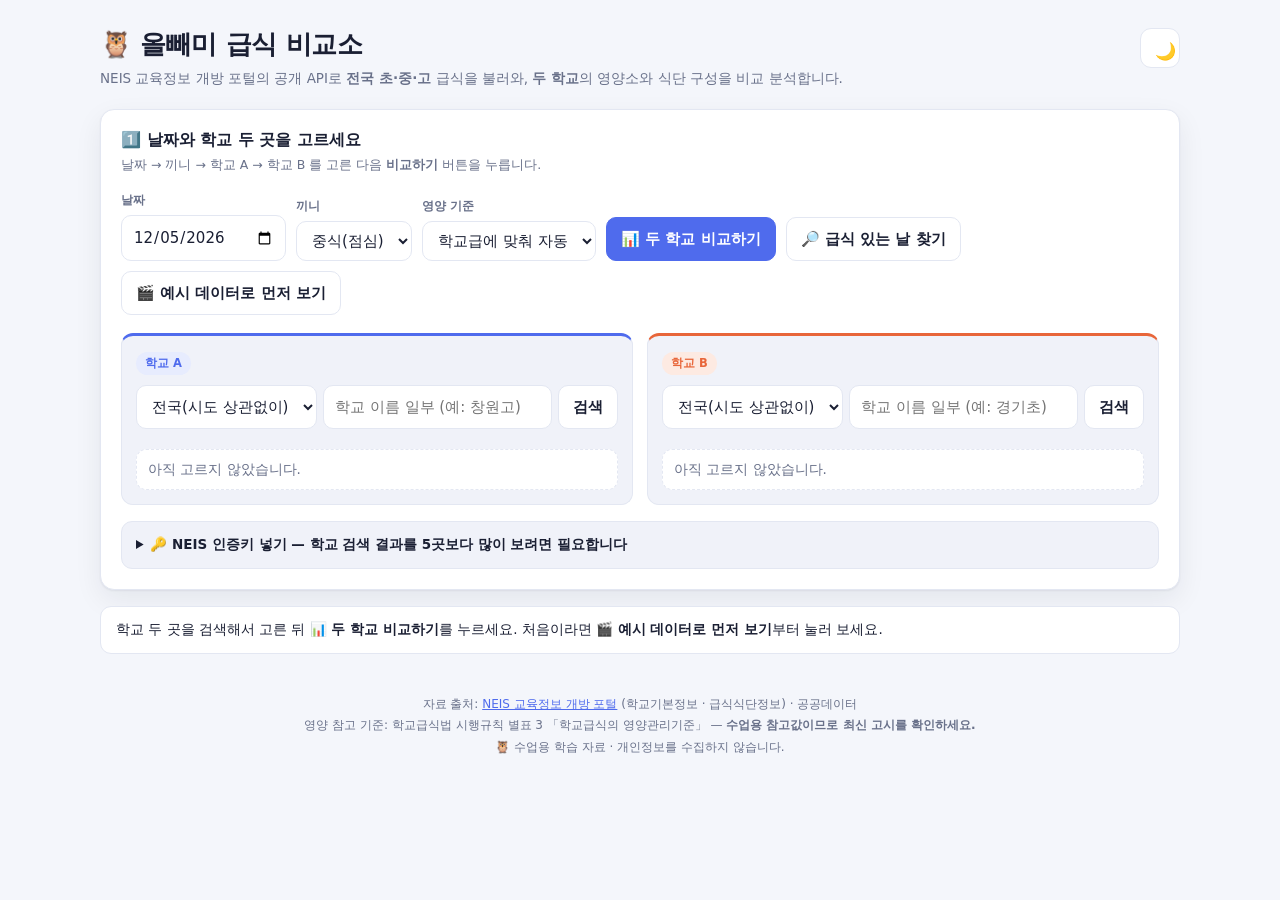
<file: __assets__/급식비교/index.html>
<!DOCTYPE html>
<html lang="ko">
<head>
  <meta charset="UTF-8">
  <meta name="viewport" content="width=device-width, initial-scale=1">
  <title>🦉 올빼미 급식 비교소 — 전국 학교급식 비교 분석</title>
  <meta name="description" content="NEIS 교육정보 개방 포털의 공개 API로 전국 초·중·고 급식을 날짜별로 불러와 두 학교의 영양과 식단을 비교 분석합니다.">
  <link rel="stylesheet" href="style.css">
</head>
<body>
<div class="wrap">

  <!-- ================= 맨 위 제목 ================= -->
  <header class="topbar">
    <div class="grow">
      <h1>🦉 올빼미 급식 비교소</h1>
      <p class="sub">
        NEIS 교육정보 개방 포털의 공개 API로 <b>전국 초·중·고</b> 급식을 불러와,
        <b>두 학교</b>의 영양소와 식단 구성을 비교 분석합니다.
      </p>
    </div>
    <button id="themeBtn" class="icon-btn" type="button" title="밝은 화면 / 어두운 화면 바꾸기">🌙</button>
  </header>

  <!-- ================= 1) 조건 고르기 ================= -->
  <section class="panel controls">
    <h2>1️⃣ 날짜와 학교 두 곳을 고르세요</h2>
    <p class="hint">날짜 → 끼니 → 학교 A → 학교 B 를 고른 다음 <b>비교하기</b> 버튼을 누릅니다.</p>

    <div class="row">
      <label class="field">
        <span>날짜</span>
        <input type="date" id="date">
      </label>

      <label class="field">
        <span>끼니</span>
        <select id="mealType">
          <option value="2" selected>중식(점심)</option>
          <option value="1">조식(아침)</option>
          <option value="3">석식(저녁)</option>
        </select>
      </label>

      <label class="field">
        <span>영양 기준</span>
        <select id="levelSel">
          <option value="auto" selected>학교급에 맞춰 자동</option>
          <option value="e13">초등 1~3학년</option>
          <option value="e46">초등 4~6학년</option>
          <option value="m">중학교</option>
          <option value="h">고등학교</option>
        </select>
      </label>

      <button id="compareBtn" class="primary" type="button">📊 두 학교 비교하기</button>
      <button id="recentBtn" type="button" title="선택한 날짜부터 거꾸로 찾아 급식이 있는 날로 옮깁니다">🔎 급식 있는 날 찾기</button>
      <button id="demoBtn" type="button">🎬 예시 데이터로 먼저 보기</button>
    </div>

    <!-- 학교 A / B 고르는 상자 : 구조가 똑같습니다 -->
    <div class="pickers">
      <div class="picker" data-slot="A">
        <span class="chip chip-a">학교 A</span>
        <div class="search-row">
          <select class="sido" aria-label="학교 A 시도교육청"></select>
          <input class="q" type="text" placeholder="학교 이름 일부 (예: 창원고)" aria-label="학교 A 이름 검색">
          <button class="searchBtn" type="button">검색</button>
        </div>
        <ul class="results"></ul>
        <div class="chosen">아직 고르지 않았습니다.</div>
      </div>

      <div class="picker" data-slot="B">
        <span class="chip chip-b">학교 B</span>
        <div class="search-row">
          <select class="sido" aria-label="학교 B 시도교육청"></select>
          <input class="q" type="text" placeholder="학교 이름 일부 (예: 경기초)" aria-label="학교 B 이름 검색">
          <button class="searchBtn" type="button">검색</button>
        </div>
        <ul class="results"></ul>
        <div class="chosen">아직 고르지 않았습니다.</div>
      </div>
    </div>

    <!-- 인증키 -->
    <details class="keybox">
      <summary>🔑 NEIS 인증키 넣기 — 학교 검색 결과를 5곳보다 많이 보려면 필요합니다</summary>
      <p>
        인증키가 <b>없어도 급식 비교는 됩니다.</b> 다만 <b>한 번에 5줄</b>만 받아올 수 있어서
        학교 검색 결과가 5곳까지만 보입니다.<br>
        키 받는 곳 →
        <a href="https://open.neis.go.kr" target="_blank" rel="noopener">open.neis.go.kr</a>
        (회원가입 → 인증키 신청 → 즉시 발급, 무료)
      </p>
      <div class="row">
        <input type="password" id="apiKey" placeholder="발급받은 인증키를 붙여넣기" autocomplete="off">
        <button id="saveKeyBtn" type="button">저장</button>
        <button id="clearKeyBtn" type="button">지우기</button>
      </div>
      <p id="keyState">저장된 키 없음 (키 없이 사용 중)</p>
    </details>
  </section>

  <!-- ================= 알림줄 ================= -->
  <p class="status" id="status" hidden></p>

  <!-- ================= 2) 결과 ================= -->
  <main id="result" hidden>

    <div class="caution">
      <b>⚠️ 먼저 읽어 주세요.</b>
      아래 점수는 <b>이 수업에서 우리가 직접 만든 기준</b>으로 계산한 값입니다.
      학교급식의 우수성을 판정하는 공식 지표가 아닙니다.
      학교마다 학생 수, 급식 예산, 지역 식재료 사정, 학교급이 다르기 때문에
      점수가 낮다고 급식이 나쁜 것이 아닙니다. “왜 이런 차이가 났을까?”를 이야기하는 데 사용하세요.
    </div>

    <!-- 총점 -->
    <section class="panel">
      <h2>🏅 종합 점수 (우리가 만든 기준)</h2>
      <p class="hint" id="scoreSub"></p>
      <div class="scoreboard" id="scoreboard"></div>
    </section>

    <!-- 5개 항목 + 레이더 -->
    <section class="panel">
      <h2>🕸️ 항목별 점수 비교</h2>
      <p class="hint">다섯 항목을 0~100점으로 바꾼 뒤 겹쳐 그렸습니다. 넓게 퍼진 쪽이 고르게 좋은 급식입니다.</p>
      <div class="legend" id="legend1"></div>
      <div class="radar-area">
        <div id="radar"></div>
        <div class="bars" id="scoreBars"></div>
      </div>

      <h3 style="margin-top:24px;font-size:14px">⚖️ 항목 중요도 바꿔 보기</h3>
      <p class="hint">“무엇이 좋은 급식인가?”는 사람마다 다릅니다. 막대를 움직여 여러분의 기준을 만들어 보세요.</p>
      <div class="weights" id="weights"></div>
    </section>

    <!-- 식단 -->
    <section class="panel">
      <h2>🍚 오늘의 식단</h2>
      <p class="hint">요리 이름 뒤의 숫자는 <b>알레르기 유발 식품 번호</b>입니다. 마우스를 올리면 이름이 나옵니다.</p>
      <div class="two-col" id="mealCards"></div>
    </section>

    <!-- 영양소 -->
    <section class="panel">
      <h2>🥗 영양소 비교</h2>
      <p class="hint" id="nutriHint"></p>
      <div class="legend" id="legend2"></div>
      <div class="bars" id="nutriBars"></div>
    </section>

    <!-- 식품군 -->
    <section class="panel">
      <h2>🧺 식품군 구성</h2>
      <p class="hint">요리 이름에 들어 있는 낱말로 자동 분류했습니다. 컴퓨터가 잘못 분류한 요리가 있는지 찾아보세요!</p>
      <div class="stack-legend" id="groupLegend"></div>
      <div id="groupStacks" style="margin-top:14px"></div>
    </section>

    <!-- 원산지 -->
    <section class="panel">
      <h2>🌏 원산지 비교</h2>
      <p class="hint">두 학교가 서로 다르게 적어 둔 항목은 <b>진하게</b> 표시했습니다.</p>
      <div class="scroll-x"><table class="cmp" id="originTable"></table></div>
    </section>

    <!-- 코멘트 -->
    <section class="panel">
      <h2>💬 자동 분석 결과</h2>
      <ul class="comments" id="comments"></ul>
      <h3 style="margin-top:22px;font-size:14px">🤔 함께 생각해 볼 질문</h3>
      <ol class="questions" id="questions"></ol>
    </section>

    <div class="row actions">
      <button id="csvBtn" type="button">💾 결과를 CSV로 저장</button>
      <button id="printBtn" type="button">🖨️ 인쇄 / PDF로 저장</button>
    </div>
  </main>

  <footer class="foot">
    자료 출처: <a href="https://open.neis.go.kr" target="_blank" rel="noopener">NEIS 교육정보 개방 포털</a>
    (학교기본정보 · 급식식단정보) · 공공데이터<br>
    영양 참고 기준: 학교급식법 시행규칙 별표 3 「학교급식의 영양관리기준」 —
    <b>수업용 참고값이므로 최신 고시를 확인하세요.</b><br>
    🦉 수업용 학습 자료 · 개인정보를 수집하지 않습니다.
  </footer>

</div>

<script src="app.js" defer></script>
</body>
</html>
</file>
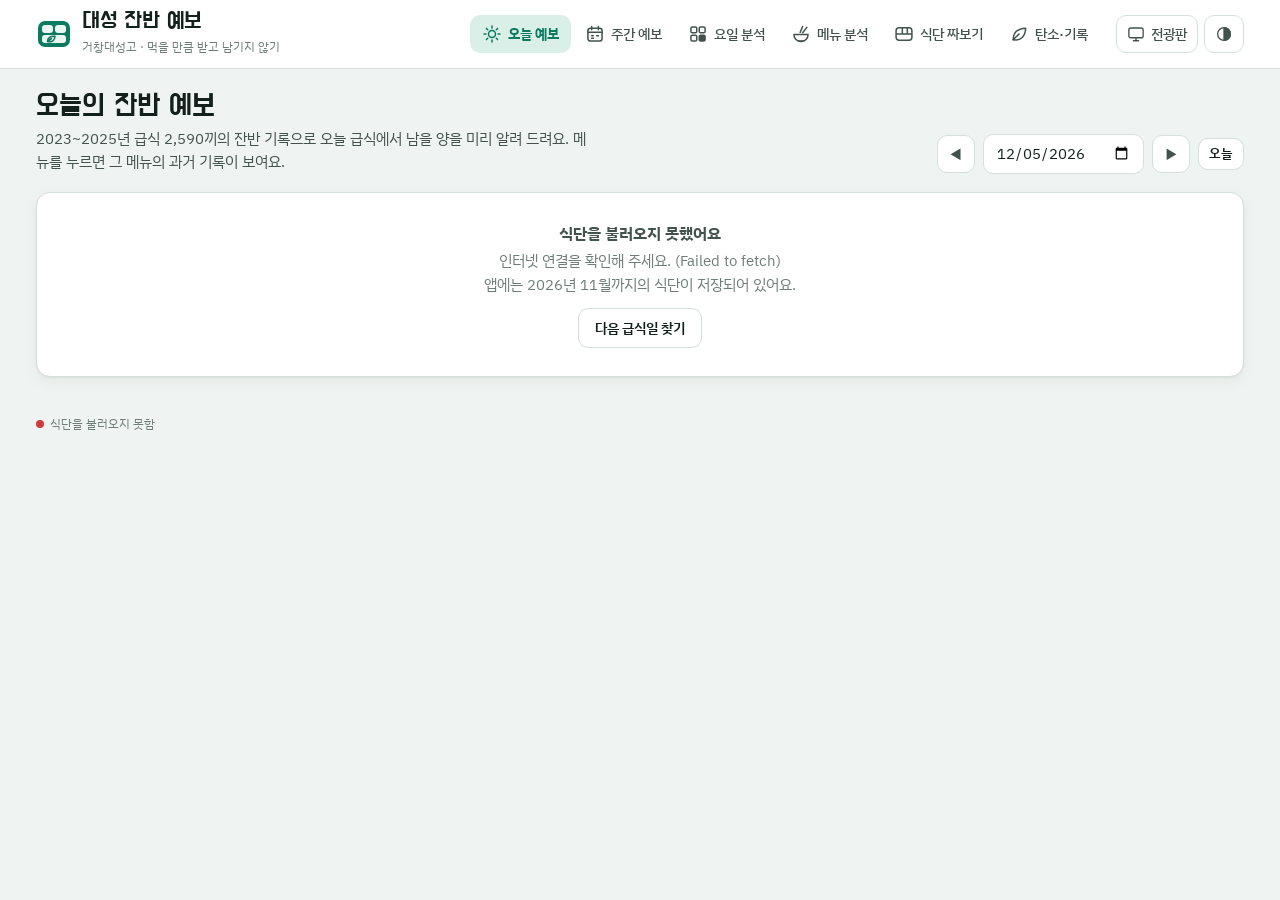
<file: __assets__/잔반제로_거창대성고/index.html>
<!doctype html>
<html lang="ko">
<head>
<meta charset="utf-8">
<meta name="viewport" content="width=device-width, initial-scale=1, viewport-fit=cover">
<title>대성 잔반 예보</title>
<meta name="claude:viewport-fit-sides" content="cover">
<meta name="description" content="거창대성고 2023~2025 급식 메뉴와 잔반량 기록으로 오늘의 잔반을 예보하고 탄소 배출을 줄이는 학교용 앱">
<meta name="theme-color" content="#0b7a5f">
<link rel="preconnect" href="https://fonts.googleapis.com">
<link rel="preconnect" href="https://fonts.gstatic.com" crossorigin>
<link rel="stylesheet" href="https://fonts.googleapis.com/css2?family=Do+Hyeon&family=IBM+Plex+Sans+KR:wght@400;500;600;700&display=swap">
<link rel="stylesheet" href="style.css">
</head>
<body>
<!--APP-START-->
<svg width="0" height="0" style="position:absolute" aria-hidden="true">
  <defs>
    <symbol id="i-mark" viewBox="0 0 36 36"><rect x="2" y="5" width="32" height="26" rx="7" fill="var(--accent)"/><rect x="6" y="9" width="11" height="8" rx="3" fill="var(--surface)" opacity=".92"/><rect x="19" y="9" width="11" height="8" rx="3" fill="var(--surface)" opacity=".92"/><rect x="6" y="19" width="24" height="8" rx="3" fill="var(--surface)" opacity=".92"/><path d="M11.5 25.5c0-3.6 2.6-5.6 7.5-5.2-.3 4.4-2.8 6.1-7.5 5.2Zm0 0 4-3" fill="none" stroke="var(--accent)" stroke-width="1.6" stroke-linecap="round" stroke-linejoin="round"/></symbol>
    <symbol id="i-today" viewBox="0 0 24 24"><g fill="none" stroke="currentColor" stroke-width="1.8" stroke-linecap="round"><circle cx="12" cy="12" r="4.2"/><path d="M12 2.5v2.2M12 19.3v2.2M2.5 12h2.2M19.3 12h2.2M5.3 5.3l1.6 1.6M17.1 17.1l1.6 1.6M5.3 18.7l1.6-1.6M17.1 6.9l1.6-1.6"/></g></symbol>
    <symbol id="i-week" viewBox="0 0 24 24"><g fill="none" stroke="currentColor" stroke-width="1.8" stroke-linecap="round" stroke-linejoin="round"><rect x="3.5" y="5" width="17" height="15.5" rx="3"/><path d="M3.5 10h17M8 3v4M16 3v4M8 14h2M14 14h2M8 17h2"/></g></symbol>
    <symbol id="i-stats" viewBox="0 0 24 24"><g fill="none" stroke="currentColor" stroke-width="1.8" stroke-linejoin="round"><rect x="3.5" y="3.5" width="7" height="7" rx="1.6"/><rect x="13.5" y="3.5" width="7" height="7" rx="1.6"/><rect x="3.5" y="13.5" width="7" height="7" rx="1.6"/><rect x="13.5" y="13.5" width="7" height="7" rx="1.6" fill="currentColor"/></g></symbol>
    <symbol id="i-menu" viewBox="0 0 24 24"><g fill="none" stroke="currentColor" stroke-width="1.8" stroke-linecap="round" stroke-linejoin="round"><path d="M3.5 12.5h17a8.5 8.5 0 0 1-17 0Z"/><path d="M9 20.5h6M14 3l-3 7M19 4l-5 6.5"/></g></symbol>
    <symbol id="i-sim" viewBox="0 0 24 24"><g fill="none" stroke="currentColor" stroke-width="1.8" stroke-linejoin="round"><rect x="2.5" y="4.5" width="19" height="15" rx="3.5"/><path d="M2.5 12h19M10 4.5V12M16 4.5V12"/></g></symbol>
    <symbol id="i-leaf" viewBox="0 0 24 24"><g fill="none" stroke="currentColor" stroke-width="1.8" stroke-linecap="round" stroke-linejoin="round"><path d="M5 19c0-8 5-13.5 15-14-.4 10-6 15-14 14Z"/><path d="M5 19l7-7"/></g></symbol>
    <symbol id="i-board" viewBox="0 0 24 24"><g fill="none" stroke="currentColor" stroke-width="1.8" stroke-linecap="round" stroke-linejoin="round"><rect x="2.5" y="4" width="19" height="13" rx="2.5"/><path d="M8.5 21h7M12 17v4"/></g></symbol>
    <symbol id="i-theme" viewBox="0 0 24 24"><g fill="none" stroke="currentColor" stroke-width="1.8"><circle cx="12" cy="12" r="8.5"/><path d="M12 3.5a8.5 8.5 0 0 1 0 17Z" fill="currentColor"/></g></symbol>
    <symbol id="i-tree" viewBox="0 0 14 14"><path d="M7 1 2.5 7h2L2 10.5h10L9.5 7h2Z" fill="currentColor"/><rect x="6.2" y="10.5" width="1.6" height="2.6" fill="currentColor"/></symbol>
  </defs>
</svg>

<header class="topbar">
  <div class="topbar-in">
    <a class="brand" href="#today" aria-label="대성 잔반 예보 홈">
      <svg class="brand-mark" aria-hidden="true"><use href="#i-mark"/></svg>
      <span>
        <span class="brand-name">대성 잔반 예보</span><br>
        <span class="brand-sub">거창대성고 · 먹을 만큼 받고 남기지 않기</span>
      </span>
    </a>
    <nav class="nav" aria-label="주 메뉴">
      <a href="#today"><svg aria-hidden="true"><use href="#i-today"/></svg><span>오늘 예보</span></a>
      <a href="#week"><svg aria-hidden="true"><use href="#i-week"/></svg><span>주간 예보</span></a>
      <a href="#stats"><svg aria-hidden="true"><use href="#i-stats"/></svg><span>요일 분석</span></a>
      <a href="#menu"><svg aria-hidden="true"><use href="#i-menu"/></svg><span>메뉴 분석</span></a>
      <a href="#plan"><svg aria-hidden="true"><use href="#i-sim"/></svg><span>식단 짜보기</span></a>
      <a href="#carbon"><svg aria-hidden="true"><use href="#i-leaf"/></svg><span>탄소·기록</span></a>
    </nav>
    <div class="top-actions">
      <button class="icon-btn" id="btn-board" type="button" title="급식실 화면에 크게 띄우기"><svg aria-hidden="true"><use href="#i-board"/></svg><span class="lbl">전광판</span></button>
      <button class="icon-btn" id="btn-theme" type="button" title="밝게/어둡게" aria-label="화면 밝기 전환"><svg aria-hidden="true"><use href="#i-theme"/></svg></button>
    </div>
  </div>
</header>

<main>
  <!-- 오늘 예보 -->
  <section class="view" id="v-today" data-view="today">
    <div class="view-head">
      <div>
        <h1 class="view-title">오늘의 잔반 예보</h1>
        <p class="view-desc">2023~2025년 급식 2,590끼의 잔반 기록으로 오늘 급식에서 남을 양을 미리 알려 드려요. 메뉴를 누르면 그 메뉴의 과거 기록이 보여요.</p>
      </div>
      <div class="datebar">
        <button class="icon-btn" id="d-prev" type="button" aria-label="전날">◀</button>
        <input class="input" type="date" id="d-date" aria-label="날짜 선택">
        <button class="icon-btn" id="d-next" type="button" aria-label="다음날">▶</button>
        <button class="btn sm" id="d-today" type="button">오늘</button>
      </div>
    </div>
    <div id="today-hero"></div>
    <div class="meal-grid" id="today-meals"></div>
    <p class="note" id="today-note"></p>
  </section>

  <!-- 주간 예보 -->
  <section class="view" id="v-week" data-view="week" hidden>
    <div class="view-head">
      <div>
        <h1 class="view-title">주간 잔반 예보</h1>
        <p class="view-desc">한 주 식단과 끼니별 예상 잔반량이에요. 왼쪽 색 띠가 진할수록 잔반이 많을 것으로 보여요. 칸을 누르면 그날 예보로 이동해요.</p>
      </div>
      <div class="datebar">
        <button class="icon-btn" id="w-prev" type="button" aria-label="지난주">◀</button>
        <strong id="w-label" class="num"></strong>
        <button class="icon-btn" id="w-next" type="button" aria-label="다음주">▶</button>
        <button class="btn sm" id="w-today" type="button">이번 주</button>
      </div>
    </div>
    <div class="kpis" id="week-kpis"></div>
    <div class="card">
      <div class="table-wrap" id="week-table"></div>
    </div>
    <div class="grid-2">
      <div class="card"><div class="card-head"><h2 class="card-title">이번 주 잔반 주의 메뉴 <span class="muted">과거에 평소보다 많이 남은 메뉴</span></h2></div><ol class="rank-list" id="week-up"></ol></div>
      <div class="card"><div class="card-head"><h2 class="card-title">이번 주 인기 메뉴 <span class="muted">과거에 평소보다 적게 남은 메뉴</span></h2></div><ol class="rank-list" id="week-down"></ol></div>
    </div>
  </section>

  <!-- 요일 분석 -->
  <section class="view" id="v-stats" data-view="stats" hidden>
    <div class="view-head">
      <div>
        <h1 class="view-title">요일·끼니별 잔반 분석</h1>
        <p class="view-desc">어느 요일, 어느 끼니에 잔반이 많은지 3년치 기록으로 살펴봐요. 주말은 급식 인원이 적어 총량이 작으니 1인당 잔반도 함께 보세요.</p>
      </div>
      <div class="row">
        <div class="seg" id="st-year" role="group" aria-label="연도"></div>
        <div class="seg" id="st-metric" role="group" aria-label="지표">
          <button type="button" data-v="kg" aria-pressed="true">총량(kg)</button>
          <button type="button" data-v="g" aria-pressed="false">1인당(g)</button>
        </div>
      </div>
    </div>
    <div class="kpis" id="st-kpis"></div>
    <div class="grid-2">
      <div class="card">
        <div class="card-head"><h2 class="card-title">요일 × 끼니 평균 잔반 <span class="muted" id="st-heat-unit"></span></h2></div>
        <div id="st-heat"></div>
      </div>
      <div class="card">
        <div class="card-head"><h2 class="card-title">요일별 하루 잔반 <span class="muted" id="st-bar-unit"></span></h2></div>
        <div class="chart" id="st-bar"></div>
      </div>
    </div>
    <div class="card">
      <div class="card-head"><h2 class="card-title">월별 추이 <span class="muted" id="st-line-unit"></span></h2><div class="legend" id="st-line-legend"></div></div>
      <div class="chart" id="st-line"></div>
    </div>
    <div class="card">
      <div class="card-head">
        <h2 class="card-title">요일별 메뉴와 잔반 <span class="muted">그 요일에 자주 나온 메뉴와 잔반이 많았던 끼니</span></h2>
        <div class="chips" id="st-wd" role="group" aria-label="요일 선택"></div>
      </div>
      <div class="grid-2">
        <div class="table-wrap"><table class="wd-table" id="st-wd-dishes"></table></div>
        <div class="table-wrap"><table class="wd-table" id="st-wd-top"></table></div>
      </div>
    </div>
    <p class="note" id="st-note"></p>
  </section>

  <!-- 메뉴 분석 -->
  <section class="view" id="v-menu" data-view="menu" hidden>
    <div class="view-head">
      <div>
        <h1 class="view-title">메뉴별 잔반 지수</h1>
        <p class="view-desc"><b>잔반 지수</b>는 그 메뉴가 나온 날 잔반이 요일·끼니·계절·인원을 고려한 평소 수준보다 몇 kg 많았는지(+) 적었는지(−)를 나타내요.</p>
      </div>
      <div class="row">
        <label class="field" for="m-search">메뉴 찾기
          <input class="input" id="m-search" list="dish-list" placeholder="예: 달걀파국, 돈까스" autocomplete="off">
        </label>
        <label class="field" for="m-min">최소 제공 횟수
          <select class="input" id="m-min"><option value="5">5회 이상</option><option value="10">10회 이상</option><option value="20">20회 이상</option></select>
        </label>
      </div>
    </div>
    <div class="chips" id="m-cats" role="group" aria-label="분류"></div>
    <div class="grid-2">
      <div class="card"><div class="card-head"><h2 class="card-title">잔반이 많았던 메뉴 <span class="muted">잔반 지수 높은 순</span></h2></div><ol class="rank-list" id="m-up"></ol></div>
      <div class="card"><div class="card-head"><h2 class="card-title">잘 먹은 메뉴 <span class="muted">잔반 지수 낮은 순</span></h2></div><ol class="rank-list" id="m-down"></ol></div>
    </div>
    <div class="card">
      <div class="card-head"><h2 class="card-title">분류별 평균 잔반 지수 <span class="muted">막대가 오른쪽(빨강)이면 잘 남는 분류</span></h2></div>
      <ol class="rank-list" id="m-cat-bars"></ol>
    </div>
    <p class="note">잔반은 끼니 전체 무게로만 기록되어 있어 메뉴 하나하나의 잔반을 직접 잰 값은 아니에요. 같은 날 함께 나온 메뉴의 영향이 섞여 있으니 제공 횟수가 많은 메뉴일수록 믿을 만해요.</p>
  </section>

  <!-- 식단 짜보기 -->
  <section class="view" id="v-plan" data-view="plan" hidden>
    <div class="view-head">
      <div>
        <h1 class="view-title">식단 짜보기</h1>
        <p class="view-desc">메뉴를 넣고 빼면서 예상 잔반량을 비교해 보세요. 잔반이 많았던 메뉴에는 같은 분류에서 잘 먹은 대체 메뉴를 추천해요.</p>
      </div>
    </div>
    <div class="sim-layout">
      <div class="card" style="display:grid;gap:14px">
        <div class="sim-ctrl">
          <label class="field" for="p-meal">끼니<select class="input" id="p-meal"><option value="0">조식</option><option value="1" selected>중식</option><option value="2">석식</option></select></label>
          <label class="field" for="p-wd">요일<select class="input" id="p-wd"></select></label>
          <label class="field" for="p-month">월<select class="input" id="p-month"></select></label>
          <label class="field" for="p-ppl">급식 인원<input class="input num" id="p-ppl" type="number" min="10" max="1000" step="1"></label>
        </div>
        <div class="row">
          <label class="field" for="p-add" style="flex:1;min-width:180px">메뉴 추가
            <input class="input" id="p-add" list="dish-list" placeholder="메뉴 이름을 입력하고 Enter" autocomplete="off">
          </label>
          <button class="btn primary" id="p-add-btn" type="button">추가</button>
        </div>
        <div class="sim-chips" id="p-chips"></div>
        <div class="row">
          <button class="btn sm" id="p-load-today" type="button">오늘 식단 불러오기</button>
          <button class="btn sm" id="p-load-random" type="button">과거 식단 무작위</button>
          <button class="btn sm danger" id="p-clear" type="button">모두 비우기</button>
        </div>
      </div>
      <div class="card sim-result" id="p-result"></div>
    </div>
    <div class="card">
      <div class="card-head"><h2 class="card-title">메뉴별 잔반 지수와 대체 추천</h2></div>
      <div class="table-wrap"><table class="wd-table" id="p-table"></table></div>
    </div>
    <p class="note" id="p-note"></p>
  </section>

  <!-- 탄소·기록 -->
  <section class="view" id="v-carbon" data-view="carbon" hidden>
    <div class="view-head">
      <div>
        <h1 class="view-title">잔반과 탄소 배출</h1>
        <p class="view-desc">버려진 음식은 생산·운송·처리 과정에서 온실가스를 내요. 우리 학교 잔반을 탄소로 바꿔 보고, 오늘부터의 잔반을 기록해 목표를 관리하세요.</p>
      </div>
    </div>
    <div class="year-cards" id="c-years"></div>
    <div class="grid-2">
      <div class="card">
        <div class="card-head"><h2 class="card-title">월별 잔반량</h2><div class="seg" id="c-year" role="group" aria-label="연도"></div></div>
        <div class="chart" id="c-bar"></div>
      </div>
      <div class="card scenario">
        <h2 class="card-title">잔반을 줄이면 <span class="muted" id="c-base-label"></span></h2>
        <div class="range-row">
          <input type="range" id="c-pct" min="5" max="50" step="5" value="20" aria-label="줄이는 비율">
          <output id="c-pct-out" for="c-pct">20%</output>
        </div>
        <div class="save-grid" id="c-save"></div>
        <div class="trees" id="c-trees" aria-hidden="true"></div>
        <p class="note" id="c-trees-note"></p>
      </div>
    </div>
    <div class="card" style="display:grid;gap:14px">
      <div class="card-head" style="margin:0"><h2 class="card-title">잔반 기록하기 <span class="muted">이 기기(브라우저)에 저장돼요</span></h2></div>
      <form class="log-form" id="log-form">
        <label class="field field-date" for="lg-date">날짜<input class="input" type="date" id="lg-date" required></label>
        <label class="field" for="lg-0">조식 (L)<input class="input num" type="number" id="lg-0" min="0" max="300" step="0.5" inputmode="decimal"></label>
        <label class="field" for="lg-1">중식 (L)<input class="input num" type="number" id="lg-1" min="0" max="300" step="0.5" inputmode="decimal"></label>
        <label class="field" for="lg-2">석식 (L)<input class="input num" type="number" id="lg-2" min="0" max="300" step="0.5" inputmode="decimal"></label>
        <button class="btn primary" type="submit">저장</button>
      </form>
      <div id="goal-box"></div>
      <div class="log-table-wrap"><table class="wd-table" id="log-table"></table></div>
      <div class="row">
        <button class="btn sm" id="csv-export" type="button">CSV 파일로 저장</button>
        <button class="btn sm" id="csv-copy" type="button">CSV 복사</button>
        <label class="btn sm" for="csv-import" style="cursor:pointer">CSV 가져오기</label>
        <input type="file" id="csv-import" accept=".csv,text/csv" hidden>
      </div>
      <textarea class="csv-box" id="csv-box" hidden readonly aria-label="CSV 내용"></textarea>
      <p class="note">CSV는 원본 자료(data.csv)와 같은 열 순서라 엑셀에서 그대로 이어 붙일 수 있어요. 다른 기기에서 쓰려면 CSV를 저장했다가 가져오기 하세요.</p>
    </div>
    <div class="card" style="display:grid;gap:12px">
      <h2 class="card-title">계산 기준 <span class="muted">학교 상황에 맞게 바꿀 수 있어요</span></h2>
      <div class="settings-grid">
        <label class="field" for="set-kgl">환산 계수 (kg/L)<input class="input num" id="set-kgl" type="number" step="0.05" min="0.3" max="1.5"></label>
        <label class="field" for="set-co2">탄소 계수 (kgCO₂e/kg)<input class="input num" id="set-co2" type="number" step="0.1" min="0.1" max="10"></label>
        <label class="field" for="set-won">손실 비용 (원/kg)<input class="input num" id="set-won" type="number" step="100" min="0" max="50000"></label>
        <label class="field" for="set-goal">줄이기 목표 (%)<input class="input num" id="set-goal" type="number" step="1" min="1" max="80"></label>
      </div>
      <p class="note" id="c-sources"></p>
    </div>
  </section>
</main>

<nav class="tabbar" aria-label="주 메뉴">
  <a href="#today"><svg aria-hidden="true"><use href="#i-today"/></svg>오늘</a>
  <a href="#week"><svg aria-hidden="true"><use href="#i-week"/></svg>주간</a>
  <a href="#stats"><svg aria-hidden="true"><use href="#i-stats"/></svg>요일</a>
  <a href="#menu"><svg aria-hidden="true"><use href="#i-menu"/></svg>메뉴</a>
  <a href="#plan"><svg aria-hidden="true"><use href="#i-sim"/></svg>짜보기</a>
  <a href="#carbon"><svg aria-hidden="true"><use href="#i-leaf"/></svg>탄소</a>
</nav>

<datalist id="dish-list"></datalist>
<dialog id="dish-dlg" aria-labelledby="dlg-title"><div class="dlg-in" id="dlg-body"></div></dialog>
<div id="board" hidden></div>
<div id="tooltip" hidden></div>
<div id="toast" role="status" hidden></div>
<!--APP-END-->
<script src="data.js"></script>
<script src="app.js"></script>
</body>
</html>
</file>
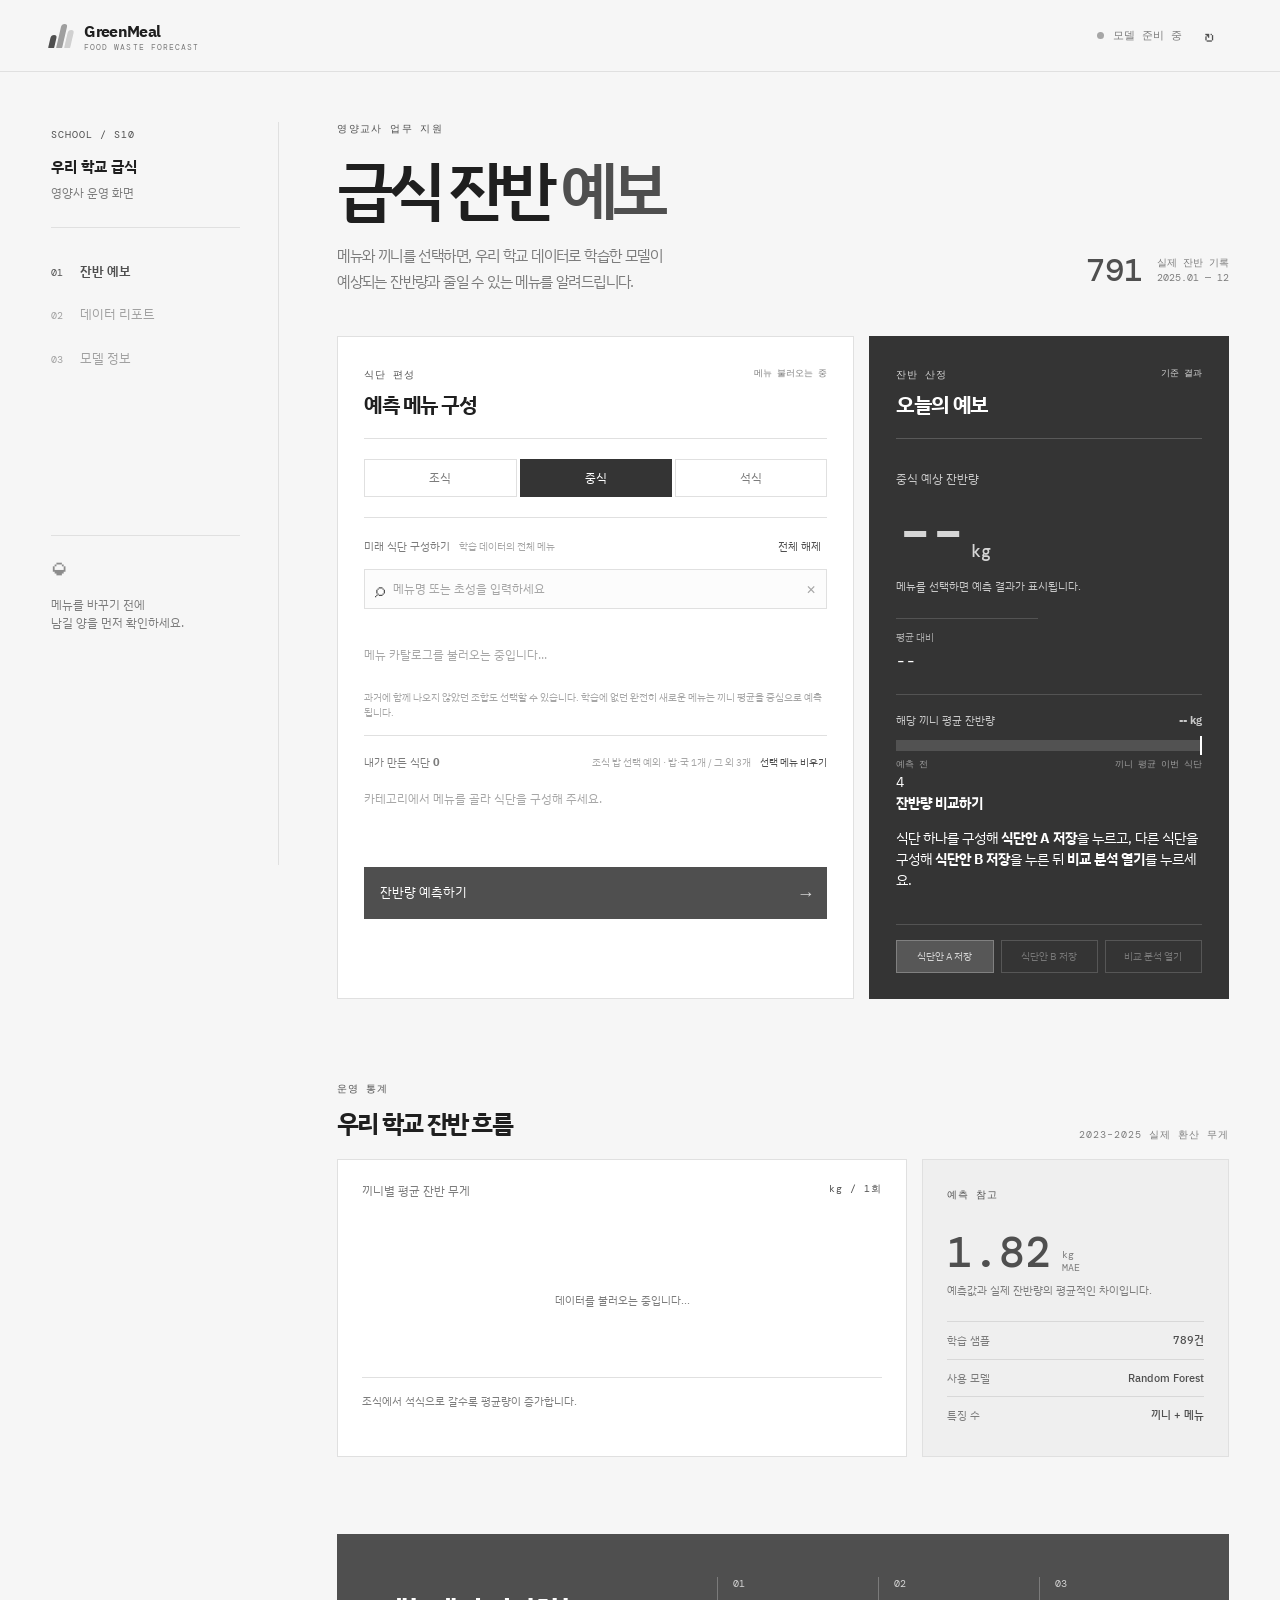
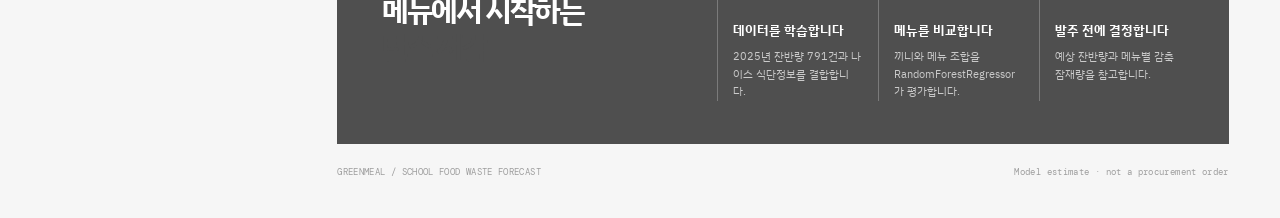
<file: __assets__/jitda-progect-main/jitda-progect-main/index.html>
<!doctype html>
<html lang="ko">
<head>
  <meta charset="UTF-8" />
  <meta name="viewport" content="width=device-width, initial-scale=1.0" />
  <meta name="description" content="학교 급식 메뉴를 바탕으로 잔반량을 예측하는 GreenMeal 대시보드" />
  <title>GreenMeal | 급식 잔반 예보</title>
  <link rel="icon" href="data:image/svg+xml,%3Csvg xmlns='http://www.w3.org/2000/svg' viewBox='0 0 32 32'%3E%3Crect width='32' height='32' rx='8' fill='%23185c47'/%3E%3Cpath d='M8 23V13h4v10H8Zm6 0V8h4v15h-4Zm6 0v-7h4v7h-4Z' fill='%23b8e76e'/%3E%3C/svg%3E" />
  <link rel="stylesheet" href="/styles.css" />
</head>
<body>
  <header class="topbar">
    <a class="brand" href="#top"><span class="brand-mark"><i></i><i></i><i></i></span><span>GreenMeal<small>FOOD WASTE FORECAST</small></span></a>
    <div class="top-meta"><span class="sync-dot"></span><span id="modelStatus">모델 준비 중</span><button class="icon-button" id="refreshButton" title="식단 다시 불러오기" aria-label="식단 다시 불러오기">↻</button></div>
  </header>

  <main id="top" class="app-shell">
    <aside class="sidebar">
      <div class="school-card"><span class="school-badge">SCHOOL / S10</span><strong>우리 학교 급식</strong><span>영양사 운영 화면</span></div>
      <nav aria-label="주 메뉴"><a class="active" href="#forecast"><span>01</span> 잔반 예보</a><a href="#history"><span>02</span> 데이터 리포트</a><a href="#about"><span>03</span> 모델 정보</a></nav>
      <div class="sidebar-footer"><span class="mini-leaf">◒</span><p>메뉴를 바꾸기 전에<br />남길 양을 먼저 확인하세요.</p></div>
    </aside>

    <section class="content">
      <div class="page-heading"><div><p class="eyebrow">GREENMEAL / DASHBOARD</p><h1>급식 잔반 <em>예보</em></h1><p class="lede">메뉴와 끼니를 선택하면, 우리 학교 데이터로 학습한 모델이<br class="desktop-only" /> 예상되는 잔반량과 줄일 수 있는 메뉴를 알려드립니다.</p></div><div class="data-chip"><b id="dataRows">791</b><span>실제 잔반 기록<br />2025.01 — 12</span></div></div>

      <section id="forecast" class="forecast-grid">
        <div class="panel planner-panel">
          <div class="panel-top"><div><span class="section-kicker">TODAY'S MENU</span><h2>예측 메뉴 구성</h2></div><span class="api-state" id="apiState">API 연결 확인 중</span></div>
          <div class="controls"><div class="meal-switch" role="tablist" aria-label="끼니 선택"><button class="meal-button" data-meal="조식">조식</button><button class="meal-button active" data-meal="중식">중식</button><button class="meal-button" data-meal="석식">석식</button></div></div>
          <div class="catalog-source"><div class="source-head"><span>미래 식단 구성하기 <small>학습 데이터의 전체 메뉴</small></span><button id="clearMenu" type="button">전체 해제</button></div><label class="menu-search"><span aria-hidden="true">⌕</span><input id="menuSearch" type="search" placeholder="메뉴 이름으로 전체 검색" autocomplete="off" /><button id="clearSearch" type="button" aria-label="검색어 지우기">×</button></label><div id="categoryTabs" class="category-tabs"></div><div id="menuList" class="menu-list"><div class="loading-line">메뉴 카탈로그를 불러오는 중입니다...</div></div><p class="new-menu-note">과거에 함께 나오지 않았던 조합도 선택할 수 있습니다. 학습에 없던 완전히 새로운 메뉴는 끼니 평균을 중심으로 예측됩니다.</p></div>
          <div class="chosen-area"><div class="source-head"><span>내가 만든 식단 <b id="chosenCount">0</b></span><span class="chosen-actions"><span class="hint">조식 밥 선택 예외 · 밥·국 1개 / 그 외 3개</span><button id="clearChosenButton" type="button">선택 메뉴 비우기</button></span></div><div id="chosenList" class="chosen-list"><span class="empty-state">카테고리에서 메뉴를 골라 식단을 구성해 주세요.</span></div><p id="selectionNotice" class="selection-notice" aria-live="polite"></p></div>
          <button id="predictButton" class="predict-button" type="button"><span>잔반량 예측하기</span><b>→</b></button>
          <div id="rangeWarning" class="range-warning" hidden><strong id="warningTitle">메뉴를 더 선택해 주세요.</strong><p id="warningText">메뉴는 3개 이상 7개 이하일 때 예측하는 것이 좋습니다.</p><button id="forcePredict" type="button">그래도 진행하기 <span>→</span></button></div>
        </div>

        <div class="panel result-panel"><div class="panel-top"><div><span class="section-kicker">MODEL OUTPUT</span><h2>오늘의 예보</h2></div><span class="live-pill"><i></i> LIVE</span></div><div class="result-main"><span id="resultLabel">중식 예상 잔반량</span><strong id="predictionValue">--<small> kg</small></strong><p id="predictionNote">메뉴를 선택하면 예측 결과가 표시됩니다.</p></div><div class="metric-row"><div><span>평균 대비</span><strong id="averageDelta">--</strong></div></div><div class="target-block"><div class="target-head"><span>1끼 목표 잔반량</span><label><input id="targetWaste" type="number" value="12" min="1" max="100" step="1" /> kg</label></div><div class="target-gauge"><i id="targetGauge"></i><b id="targetMarker"></b></div><div class="target-foot"><span id="currentTargetText">예측 전</span><span>목표 기준선</span></div></div><div class="contributor-block"><div class="contributor-head"><span>MENU CONTRIBUTION</span><small>메뉴를 누르면 대체안을 비교합니다</small></div><div id="contributors"><span class="contributor-empty">예측을 실행하면 메뉴별 기여도가 표시됩니다.</span></div></div><div class="compare-actions"><button id="saveScenarioButton" type="button">현재 식단을 A로 저장</button><button id="saveScenarioBButton" type="button" disabled>현재 식단을 B로 저장</button></div><div id="comparePanel" class="compare-panel" hidden><div class="compare-tabs"><button class="compare-tab active" data-scenario="a">식단 A</button><button class="compare-tab" data-scenario="b">식단 B</button></div><div class="compare-cards"><div class="compare-card"><span>식단 A</span><strong id="scenarioAPrediction">-- kg</strong><small id="scenarioAMenu">저장 전</small></div><div class="compare-card"><span>식단 B</span><strong id="scenarioBPrediction">-- kg</strong><small id="scenarioBMenu">저장 전</small></div></div><div class="impact-toolbar"><span>기간별 환경 영향</span><label><select id="impactPeriod"><option value="7">1주</option><option value="30" selected>1개월</option><option value="90">3개월</option><option value="180">1학기</option></select></label></div><div class="impact-grid"><div><strong id="impactWaste">--</strong><span>kg 음식물 감소</span></div><div><strong id="impactCarbon">--</strong><span>kgCO₂eq 감축</span></div></div><p id="impactNote" class="impact-note">A와 B를 모두 저장하면 기간별 효과를 계산합니다.</p></div></div></div>
      </section>

      <section id="history" class="report-section"><div class="section-heading"><div><span class="section-kicker">DATA REPORT</span><h2>우리 학교 잔반 흐름</h2></div><span class="report-period">2025 실제 측정 데이터</span></div><div class="report-grid"><div class="chart-card"><div class="chart-head"><span>끼니별 평균 발생량</span><span class="unit">kg / 1회</span></div><div id="mealBars" class="bar-chart"><div class="bar-loading">데이터를 불러오는 중입니다...</div></div><div class="chart-foot"><span>조식에서 석식으로 갈수록 평균량이 증가합니다.</span></div></div><div class="stat-card"><span class="section-kicker">MODEL HEALTH</span><div class="stat-number"><strong id="maeValue">1.82</strong><span>kg<br />MAE</span></div><p>예측값과 실제 잔반량의 평균적인 차이입니다.</p><div class="stat-row"><span>학습 샘플</span><b id="trainedRows">789건</b></div><div class="stat-row"><span>사용 모델</span><b>Random Forest</b></div><div class="stat-row"><span>특징 수</span><b id="featureCount">끼니 + 메뉴</b></div></div></div></section>

      <section id="about" class="about-section"><div><span class="section-kicker">HOW IT WORKS</span><h2>메뉴에서 시작하는<br /><em>탄소 저감</em></h2></div><div class="about-steps"><div><span>01</span><b>데이터를 학습합니다</b><p>2025년 잔반량 791건과 나이스 식단정보를 결합합니다.</p></div><div><span>02</span><b>메뉴를 비교합니다</b><p>끼니와 메뉴 조합을 RandomForestRegressor가 평가합니다.</p></div><div><span>03</span><b>발주 전에 결정합니다</b><p>예상 잔반량과 메뉴별 감축 잠재량을 참고합니다.</p></div></div></section>
      <footer><span>GREENMEAL / SCHOOL FOOD WASTE FORECAST</span><span>Model estimate · not a procurement order</span></footer>
    </section>
  </main>
  <div id="alternativeModal" class="alternative-modal" hidden><div class="alternative-dialog" role="dialog" aria-modal="true" aria-labelledby="alternativeTitle"><button id="closeAlternative" class="modal-close" type="button" aria-label="닫기">×</button><span class="section-kicker">SWAP SUGGESTION</span><h2 id="alternativeTitle">메뉴를 바꿔 볼까요?</h2><p id="alternativeText">현재 메뉴 대신 더 나은 대안을 비교했습니다.</p><div class="swap-comparison"><div><small>현재 메뉴</small><strong id="alternativeCurrent">--</strong><span id="alternativeCurrentValue">-- kg</span></div><b>→</b><div><small>추천 대체 메뉴</small><strong id="alternativeName">--</strong><span id="alternativeValue">-- kg</span></div></div><button id="applyAlternative" class="apply-alternative" type="button">이 메뉴로 변경하기</button></div></div>
  <script src="/script.js"></script>
</body>
</html>
</file>
<file: __assets__/급식비교/style.css>
/* ==========================================================================
   🦉 올빼미 급식 비교소 — style.css
   --------------------------------------------------------------------------
   수업 안내: 이 파일은 "꾸미기" 담당입니다.
   1단계 수업에서는 이 파일을 그대로 복사해서 쓰고,
   시간이 남으면 --a, --b 색깔만 바꿔 보세요. (44~45번째 줄 근처)
   ========================================================================== */

/* ---------- 색과 크기를 한곳에 모아 두기 (CSS 변수) ---------- */
:root {
  --bg: #f4f6fb;
  --surface: #ffffff;
  --surface-2: #f0f2f9;
  --line: #e3e7f2;
  --text: #1a1f33;
  --muted: #69718a;

  --a: #4f6bed;          /* 학교 A 색 */
  --a-soft: #e7ecfe;
  --b: #e8663a;          /* 학교 B 색 */
  --b-soft: #fdeae2;

  --good: #17915a;
  --warn: #b8860b;
  --bad: #d14343;

  --radius: 14px;
  --shadow: 0 1px 2px rgba(20, 25, 45, .06), 0 10px 28px rgba(20, 25, 45, .07);
  --mono: ui-monospace, SFMono-Regular, Consolas, "D2Coding", monospace;
}

/* 어두운 화면을 좋아하는 컴퓨터에서는 자동으로 밤 모드 */
@media (prefers-color-scheme: dark) {
  :root {
    --bg: #11141d;
    --surface: #191d29;
    --surface-2: #212636;
    --line: #2c3243;
    --text: #eef1f8;
    --muted: #9aa3bb;
    --a: #7d92f5;
    --a-soft: #232a48;
    --b: #f5895f;
    --b-soft: #3a2419;
    --good: #46c98a;
    --warn: #e5be4a;
    --bad: #f07070;
    --shadow: 0 1px 2px rgba(0, 0, 0, .3), 0 10px 28px rgba(0, 0, 0, .35);
  }
}

/* 사용자가 🌙 버튼을 눌러 직접 고른 경우 (자동 설정보다 우선) */
:root[data-theme="light"] {
  --bg: #f4f6fb; --surface: #fff; --surface-2: #f0f2f9; --line: #e3e7f2;
  --text: #1a1f33; --muted: #69718a;
  --a: #4f6bed; --a-soft: #e7ecfe; --b: #e8663a; --b-soft: #fdeae2;
  --good: #17915a; --warn: #b8860b; --bad: #d14343;
  --shadow: 0 1px 2px rgba(20, 25, 45, .06), 0 10px 28px rgba(20, 25, 45, .07);
}
:root[data-theme="dark"] {
  --bg: #11141d; --surface: #191d29; --surface-2: #212636; --line: #2c3243;
  --text: #eef1f8; --muted: #9aa3bb;
  --a: #7d92f5; --a-soft: #232a48; --b: #f5895f; --b-soft: #3a2419;
  --good: #46c98a; --warn: #e5be4a; --bad: #f07070;
  --shadow: 0 1px 2px rgba(0, 0, 0, .3), 0 10px 28px rgba(0, 0, 0, .35);
}

/* ---------- 기본 모양 ---------- */
* { box-sizing: border-box; }

body {
  margin: 0;
  padding: 0 16px 64px;
  background: var(--bg);
  color: var(--text);
  font-family: "Pretendard Variable", Pretendard, -apple-system, BlinkMacSystemFont,
    "Segoe UI", "Malgun Gothic", "맑은 고딕", system-ui, sans-serif;
  font-size: 15px;
  line-height: 1.6;
  -webkit-text-size-adjust: 100%;
}

.wrap { max-width: 1080px; margin: 0 auto; }

h1, h2, h3 { line-height: 1.3; margin: 0; font-weight: 700; }

a { color: var(--a); }

/* ---------- 맨 위 제목줄 ---------- */
.topbar {
  display: flex;
  align-items: flex-start;
  gap: 16px;
  padding: 28px 0 20px;
}
.topbar h1 { font-size: 26px; letter-spacing: -.4px; }
.topbar .sub { margin: 6px 0 0; color: var(--muted); font-size: 13.5px; }
.topbar .grow { flex: 1; }

.icon-btn {
  flex: none;
  width: 40px; height: 40px;
  border: 1px solid var(--line);
  border-radius: 11px;
  background: var(--surface);
  color: var(--text);
  font-size: 17px;
  cursor: pointer;
}
.icon-btn:hover { background: var(--surface-2); }

/* ---------- 카드(패널) ---------- */
.panel {
  background: var(--surface);
  border: 1px solid var(--line);
  border-radius: var(--radius);
  box-shadow: var(--shadow);
  padding: 20px;
  margin-bottom: 16px;
}
.panel > h2 {
  font-size: 16px;
  margin-bottom: 4px;
  display: flex; align-items: center; gap: 8px;
}
.panel > .hint { color: var(--muted); font-size: 12.5px; margin: 0 0 16px; }

/* ---------- 조작 영역 ---------- */
.row {
  display: flex; flex-wrap: wrap; gap: 10px; align-items: flex-end;
}
.field { display: flex; flex-direction: column; gap: 5px; }
.field > span { font-size: 12px; color: var(--muted); font-weight: 600; }

input[type="date"], input[type="text"], input[type="password"], select {
  font: inherit;
  color: var(--text);
  background: var(--surface);
  border: 1px solid var(--line);
  border-radius: 10px;
  padding: 9px 11px;
  min-height: 40px;
}
input:focus-visible, select:focus-visible, button:focus-visible {
  outline: 2px solid var(--a);
  outline-offset: 1px;
}

button {
  font: inherit; font-weight: 600;
  border-radius: 10px;
  border: 1px solid var(--line);
  background: var(--surface);
  color: var(--text);
  padding: 9px 14px;
  min-height: 40px;
  cursor: pointer;
}
button:hover { background: var(--surface-2); }
button.primary {
  background: var(--a); border-color: var(--a); color: #fff;
}
button.primary:hover { filter: brightness(1.08); }
button:disabled { opacity: .5; cursor: default; }

/* ---------- 학교 고르기 상자 ---------- */
.pickers {
  display: grid;
  grid-template-columns: 1fr 1fr;
  gap: 14px;
  margin-top: 18px;
}
@media (max-width: 760px) { .pickers { grid-template-columns: 1fr; } }

.picker {
  border: 1px solid var(--line);
  border-radius: 12px;
  padding: 14px;
  background: var(--surface-2);
}
.picker[data-slot="A"] { border-top: 3px solid var(--a); }
.picker[data-slot="B"] { border-top: 3px solid var(--b); }

.chip {
  display: inline-block;
  font-size: 11.5px; font-weight: 700;
  padding: 2px 9px; border-radius: 999px;
}
.chip-a { background: var(--a-soft); color: var(--a); }
.chip-b { background: var(--b-soft); color: var(--b); }

.picker .search-row { display: flex; gap: 6px; margin: 10px 0; }
.picker .search-row select { flex: 0 0 116px; }
.picker .search-row input { flex: 1; min-width: 0; }

.results {
  list-style: none; margin: 0; padding: 0;
  max-height: 190px; overflow-y: auto;
  border-radius: 10px;
}
.results:not(:empty) { border: 1px solid var(--line); background: var(--surface); }
.results li {
  padding: 8px 11px; cursor: pointer; font-size: 13.5px;
  border-bottom: 1px solid var(--line);
}
.results li:last-child { border-bottom: 0; }
.results li:hover { background: var(--a-soft); }
.results li small { color: var(--muted); display: block; font-size: 11.5px; }

.chosen {
  margin-top: 10px; font-size: 13.5px;
  padding: 9px 11px; border-radius: 10px;
  background: var(--surface); border: 1px dashed var(--line);
  color: var(--muted);
}
.chosen.on { border-style: solid; color: var(--text); }
.chosen strong { font-size: 15px; }
.chosen small { display: block; color: var(--muted); font-size: 11.5px; }

/* ---------- 인증키 접기 상자 ---------- */
details.keybox {
  margin-top: 16px; border: 1px solid var(--line);
  border-radius: 11px; padding: 12px 14px; background: var(--surface-2);
}
details.keybox summary { cursor: pointer; font-weight: 600; font-size: 13.5px; }
details.keybox p { font-size: 12.5px; color: var(--muted); }
details.keybox .row { margin-top: 10px; }
details.keybox input { min-width: 280px; flex: 1; }

/* ---------- 알림줄 ---------- */
.status {
  margin: 0 0 16px; padding: 12px 15px; border-radius: 11px;
  font-size: 13.5px; border: 1px solid var(--line); background: var(--surface);
}
.status.loading { border-color: var(--a); background: var(--a-soft); color: var(--a); }
.status.error   { border-color: var(--bad); background: var(--surface); color: var(--bad); }
.status.warn    { border-color: var(--warn); color: var(--warn); }
.status[hidden] { display: none; }
.status ol, .status ul { margin: 8px 0 0; padding-left: 20px; }

/* ---------- 총점 판 ---------- */
.scoreboard {
  display: grid; grid-template-columns: 1fr 1fr; gap: 20px;
}
@media (max-width: 620px) { .scoreboard { grid-template-columns: 1fr; } }

.score-card { text-align: center; }
.score-card h3 { font-size: 15px; margin-bottom: 12px; }
.score-card h3 small { display: block; font-weight: 500; color: var(--muted); font-size: 11.5px; }

/* 원형 게이지 — conic-gradient 로 만든 도넛 */
.gauge {
  --p: 0;
  --c: var(--a);
  width: 132px; height: 132px; margin: 0 auto;
  border-radius: 50%;
  background: conic-gradient(var(--c) calc(var(--p) * 1%), var(--surface-2) 0);
  display: grid; place-items: center;
  position: relative;
  transition: --p .6s ease;
}
.gauge::before {
  content: ""; position: absolute; inset: 13px;
  border-radius: 50%; background: var(--surface);
}
.gauge b { position: relative; font-size: 30px; letter-spacing: -1px; }
.gauge b i { font-style: normal; font-size: 13px; color: var(--muted); font-weight: 600; }

/* ---------- 항목별 점수 / 영양소 막대 ---------- */
.bars { display: grid; gap: 13px; }

.bar-item { display: grid; grid-template-columns: 132px 1fr; gap: 12px; align-items: center; }
@media (max-width: 620px) { .bar-item { grid-template-columns: 1fr; gap: 4px; } }

.bar-label { font-size: 13px; font-weight: 600; }
.bar-label small { display: block; font-weight: 500; color: var(--muted); font-size: 11px; }

.bar-track-set { display: grid; gap: 4px; position: relative; }

.bar-track {
  position: relative;
  height: 20px; border-radius: 6px;
  background: var(--surface-2);
  overflow: hidden;
}
.bar-fill {
  height: 100%; border-radius: 6px;
  display: flex; align-items: center; justify-content: flex-end;
  padding-right: 7px;
  color: #fff; font-size: 11.5px; font-weight: 700;
  white-space: nowrap;
  transition: width .5s ease;
  min-width: 2px;
}
.bar-fill.a { background: var(--a); }
.bar-fill.b { background: var(--b); }
.bar-fill.low { justify-content: flex-start; padding: 0 0 0 7px; color: var(--text); }

/* 권장 기준선 */
.bar-goal {
  position: absolute; top: -2px; bottom: -2px; width: 2px;
  background: var(--text); opacity: .45;
}
.bar-goal::after {
  content: "기준"; position: absolute; top: -15px; left: 50%;
  transform: translateX(-50%);
  font-size: 9.5px; color: var(--muted); font-weight: 700; white-space: nowrap;
}

/* ---------- 식단 카드 2단 ---------- */
.two-col { display: grid; grid-template-columns: 1fr 1fr; gap: 16px; }
@media (max-width: 760px) { .two-col { grid-template-columns: 1fr; } }

.meal-card {
  border: 1px solid var(--line); border-radius: 12px; padding: 16px;
  background: var(--surface);
}
.meal-card.a { border-top: 3px solid var(--a); }
.meal-card.b { border-top: 3px solid var(--b); }
.meal-card h3 { font-size: 16px; }
.meal-card h3 small { display: block; font-weight: 500; color: var(--muted); font-size: 12px; }

.dish-list { list-style: none; margin: 14px 0; padding: 0; display: grid; gap: 7px; }
.dish-list li {
  display: flex; flex-wrap: wrap; align-items: center; gap: 6px;
  padding: 8px 10px; border-radius: 9px; background: var(--surface-2);
  font-size: 14px;
}
.dish-list .gname {
  font-size: 10.5px; font-weight: 700; padding: 1px 7px; border-radius: 999px;
  background: var(--surface); border: 1px solid var(--line); color: var(--muted);
  flex: none;
}
.dish-list .dname { font-weight: 600; }
.dish-list .algs { margin-left: auto; display: flex; flex-wrap: wrap; gap: 4px; }
.dish-list .alg {
  font-size: 10px; padding: 1px 6px; border-radius: 999px;
  background: var(--b-soft); color: var(--b); font-weight: 700;
}
.dish-list .flag {
  font-size: 10px; padding: 1px 6px; border-radius: 999px;
  background: var(--surface); border: 1px solid var(--warn); color: var(--warn); font-weight: 700;
  flex: none;
}

.facts { display: flex; flex-wrap: wrap; gap: 8px; }
.fact {
  flex: 1 1 100px; text-align: center;
  padding: 9px 6px; border-radius: 10px; background: var(--surface-2);
}
.fact b { display: block; font-size: 17px; }
.fact span { font-size: 11px; color: var(--muted); }

/* ---------- 식품군 스택 바 ---------- */
.stack { display: flex; height: 30px; border-radius: 9px; overflow: hidden; background: var(--surface-2); }
.stack div {
  display: grid; place-items: center;
  font-size: 11px; font-weight: 700; color: #fff;
  min-width: 0; overflow: hidden; white-space: nowrap;
}
.stack-legend { display: flex; flex-wrap: wrap; gap: 12px; margin-top: 10px; font-size: 12px; color: var(--muted); }
.stack-legend span { display: flex; align-items: center; gap: 5px; }
.stack-legend i { width: 11px; height: 11px; border-radius: 3px; display: inline-block; }
.group-row { margin-bottom: 14px; }
.group-row > .bar-label { margin-bottom: 5px; }

/* ---------- 레이더 차트 ---------- */
.radar-area { display: grid; grid-template-columns: 340px 1fr; gap: 22px; align-items: center; }
@media (max-width: 800px) { .radar-area { grid-template-columns: 1fr; } }
.radar-area svg { width: 100%; height: auto; max-width: 340px; margin: 0 auto; display: block; }

.legend { display: flex; gap: 16px; flex-wrap: wrap; font-size: 12.5px; margin-bottom: 14px; }
.legend span { display: flex; align-items: center; gap: 6px; font-weight: 600; }
.legend i { width: 13px; height: 13px; border-radius: 4px; display: inline-block; }

/* ---------- 가중치 슬라이더 ---------- */
.weights { display: grid; gap: 9px; margin-top: 6px; }
.weight-row { display: grid; grid-template-columns: 128px 1fr 40px; gap: 10px; align-items: center; font-size: 13px; }
.weight-row input[type="range"] { width: 100%; accent-color: var(--a); }
.weight-row output { font-variant-numeric: tabular-nums; color: var(--muted); font-size: 12px; text-align: right; }

/* ---------- 표 ---------- */
table.cmp { width: 100%; border-collapse: collapse; font-size: 13px; }
table.cmp th, table.cmp td {
  padding: 8px 10px; border-bottom: 1px solid var(--line); text-align: left;
  vertical-align: top;
}
table.cmp th { font-size: 11.5px; color: var(--muted); font-weight: 700; }
table.cmp td.same { color: var(--muted); }
table.cmp td.diff { font-weight: 700; }
.scroll-x { overflow-x: auto; }

/* ---------- 분석 코멘트 ---------- */
.comments { list-style: none; margin: 0; padding: 0; display: grid; gap: 9px; }
.comments li {
  padding: 11px 14px; border-radius: 10px; background: var(--surface-2);
  font-size: 13.5px; border-left: 3px solid var(--line);
}
.comments li.up { border-left-color: var(--good); }
.comments li.down { border-left-color: var(--bad); }
.comments li.info { border-left-color: var(--a); }

.questions { margin: 0; padding-left: 22px; font-size: 13.5px; color: var(--text); }
.questions li { margin-bottom: 7px; }

/* ---------- 주의 문구 ---------- */
.caution {
  border: 1px solid var(--warn); border-radius: 11px;
  padding: 12px 15px; font-size: 12.5px; color: var(--muted);
  background: var(--surface); margin-bottom: 16px;
}
.caution b { color: var(--warn); }

footer.foot {
  color: var(--muted); font-size: 12px; text-align: center;
  padding: 24px 0; line-height: 1.8;
}

/* ---------- 인쇄할 때 ---------- */
@media print {
  body { background: #fff; padding: 0; }
  .controls, .icon-btn, .actions, details.keybox, .status { display: none !important; }
  .panel { box-shadow: none; break-inside: avoid; page-break-inside: avoid; }
}
</file>
<file: __assets__/잔반제로_거창대성고/style.css>
/* Layout: forecast board — date bar, one hero forecast, three meal cards like morning/noon/evening weather; tabs on top for PC, bottom bar on phone */
:root {
  --bg: #eff3f1;
  --surface: #ffffff;
  --surface-2: #e5ece9;
  --ink: #13201b;
  --ink-2: #44524d;
  --muted: #6f7c77;
  --line: #d5dfdb;
  --accent: #0b7a5f;
  --accent-ink: #ffffff;
  --accent-soft: #d9efe7;
  --steel: #c9d3cf;

  --good: #0ca30c;
  --warn: #fab219;
  --serious: #ec835a;
  --crit: #d03b3b;
  --up-text: #b42d2d;
  --down-text: #1f62b5;
  --ok-text: #006300;

  --s1: #2a78d6;
  --s2: #eb6834;
  --s3: #1baf7a;
  --s4: #eda100;
  --div-neg: #2a78d6;
  --div-pos: #e34948;
  --grid: #e1e0d9;
  --axis: #c3c2b7;

  --shadow: 0 1px 2px rgba(19, 32, 27, .06), 0 4px 16px rgba(19, 32, 27, .05);
  --f-display: "Do Hyeon", "Malgun Gothic", "Apple SD Gothic Neo", sans-serif;
  --f-body: "IBM Plex Sans KR", "Malgun Gothic", "Apple SD Gothic Neo", system-ui, sans-serif;
  --r: 14px;
  --tabbar-h: 64px;
}
@media (prefers-color-scheme: dark) {
  :root:not([data-theme="light"]) {
    --bg: #0e1513; --surface: #17201d; --surface-2: #1f2a26; --ink: #e9f0ed; --ink-2: #b9c6c1; --muted: #8b9893;
    --line: #2b3833; --accent: #3cc49c; --accent-ink: #062018; --accent-soft: #173a30; --steel: #34433e;
    --up-text: #f08b8b; --down-text: #79b0f0; --ok-text: #3fcf3f;
    --s1: #3987e5; --s2: #d95926; --s3: #199e70; --s4: #c98500; --div-neg: #3987e5; --div-pos: #e66767;
    --grid: #2c2c2a; --axis: #383835;
    --shadow: 0 1px 2px rgba(0, 0, 0, .3), 0 4px 16px rgba(0, 0, 0, .25);
    color-scheme: dark;
  }
}
:root[data-theme="dark"] {
  --bg: #0e1513; --surface: #17201d; --surface-2: #1f2a26; --ink: #e9f0ed; --ink-2: #b9c6c1; --muted: #8b9893;
  --line: #2b3833; --accent: #3cc49c; --accent-ink: #062018; --accent-soft: #173a30; --steel: #34433e;
  --up-text: #f08b8b; --down-text: #79b0f0; --ok-text: #3fcf3f;
  --s1: #3987e5; --s2: #d95926; --s3: #199e70; --s4: #c98500; --div-neg: #3987e5; --div-pos: #e66767;
  --grid: #2c2c2a; --axis: #383835;
  --shadow: 0 1px 2px rgba(0, 0, 0, .3), 0 4px 16px rgba(0, 0, 0, .25);
  color-scheme: dark;
}

* { box-sizing: border-box; }
[hidden] { display: none !important; }
html { -webkit-text-size-adjust: 100%; }
body {
  margin: 0; background: var(--bg); color: var(--ink);
  font-family: var(--f-body); font-size: 15px; line-height: 1.55;
  padding-bottom: calc(var(--tabbar-h) + env(safe-area-inset-bottom, 0px));
}
body::before { content: ""; position: fixed; inset: 0 0 auto; height: env(safe-area-inset-top, 0px); z-index: 30; background: var(--surface); }
button, input, select { font: inherit; color: inherit; }
button { cursor: pointer; }
:focus-visible { outline: 3px solid var(--accent); outline-offset: 2px; border-radius: 6px; }
h1, h2, h3 { text-wrap: balance; margin: 0; }
.num { font-variant-numeric: tabular-nums; }
.muted { color: var(--muted); }
.small { font-size: 13px; }

/* ---------- top bar ---------- */
.topbar {
  position: sticky; top: env(safe-area-inset-top, 0px); z-index: 20;
  background: var(--surface); border-bottom: 1px solid var(--line);
}
.topbar-in {
  max-width: 1240px; margin: 0 auto; display: flex; align-items: center; gap: 16px;
  padding-block: 10px; padding-left: max(16px, env(safe-area-inset-left, 0px)); padding-right: max(16px, env(safe-area-inset-right, 0px));
}
.brand { display: flex; align-items: center; gap: 10px; min-width: 0; text-decoration: none; color: inherit; }
.brand-mark { width: 36px; height: 36px; flex: none; }
.brand-name { font-family: var(--f-display); font-size: 23px; line-height: 1; letter-spacing: -.01em; white-space: nowrap; }
.brand-sub { font-size: 12px; color: var(--muted); white-space: nowrap; }
.nav { display: flex; gap: 2px; margin-left: auto; }
.nav a {
  display: flex; align-items: center; gap: 6px; padding: 8px 12px; border-radius: 10px;
  text-decoration: none; color: var(--ink-2); font-weight: 500; font-size: 14px; white-space: nowrap;
}
.nav a:hover { background: var(--surface-2); }
.nav a[aria-current="page"] { background: var(--accent-soft); color: var(--accent); font-weight: 700; }
.nav svg, .tabbar svg { width: 20px; height: 20px; flex: none; }
.top-actions { display: flex; gap: 6px; }
.icon-btn {
  display: inline-flex; align-items: center; justify-content: center; gap: 6px;
  height: 38px; min-width: 38px; padding: 0 10px; border-radius: 10px;
  border: 1px solid var(--line); background: var(--surface); color: var(--ink-2); font-size: 14px; font-weight: 500;
}
.icon-btn:hover { background: var(--surface-2); }
.icon-btn svg { width: 18px; height: 18px; }

/* ---------- bottom tab bar (phone) ---------- */
.tabbar {
  position: fixed; left: 0; right: 0; bottom: 0; z-index: 20; display: none;
  background: var(--surface); border-top: 1px solid var(--line);
  padding-bottom: env(safe-area-inset-bottom, 0px);
  padding-left: env(safe-area-inset-left, 0px); padding-right: env(safe-area-inset-right, 0px);
}
.tabbar a {
  flex: 1; display: flex; flex-direction: column; align-items: center; justify-content: center; gap: 2px;
  height: var(--tabbar-h); text-decoration: none; color: var(--muted); font-size: 11px; font-weight: 500;
}
.tabbar a[aria-current="page"] { color: var(--accent); font-weight: 700; }

/* ---------- main ---------- */
main {
  max-width: 1240px; margin: 0 auto;
  padding-block: 20px 40px; padding-left: max(16px, env(safe-area-inset-left, 0px)); padding-right: max(16px, env(safe-area-inset-right, 0px));
}
.view { display: grid; gap: 18px; }
.view-head { display: flex; flex-wrap: wrap; align-items: end; justify-content: space-between; gap: 10px 16px; }
.view-title { font-family: var(--f-display); font-size: 30px; font-weight: 400; line-height: 1.15; }
.view-desc { color: var(--ink-2); margin: 4px 0 0; max-width: 62ch; }
.card { background: var(--surface); border: 1px solid var(--line); border-radius: var(--r); padding: 18px; box-shadow: var(--shadow); min-width: 0; }
.card-title { font-size: 16px; font-weight: 700; display: flex; align-items: baseline; gap: 8px; flex-wrap: wrap; }
.card-title .muted { font-weight: 400; font-size: 13px; }
.card-head { display: flex; justify-content: space-between; align-items: center; gap: 10px; flex-wrap: wrap; margin-bottom: 12px; }
.grid-2 { display: grid; grid-template-columns: repeat(2, minmax(0, 1fr)); gap: 18px; }
.grid-3 { display: grid; grid-template-columns: repeat(3, minmax(0, 1fr)); gap: 18px; }
.note { font-size: 13px; color: var(--muted); margin: 0; }
.note b { color: var(--ink-2); font-weight: 600; }

/* controls */
.seg { display: inline-flex; background: var(--surface-2); border-radius: 10px; padding: 3px; gap: 2px; flex-wrap: wrap; }
.seg button { border: 0; background: transparent; padding: 6px 12px; border-radius: 8px; font-size: 14px; color: var(--ink-2); font-weight: 500; }
.seg button[aria-pressed="true"] { background: var(--surface); color: var(--ink); font-weight: 700; box-shadow: 0 1px 2px rgba(0,0,0,.12); }
.btn {
  display: inline-flex; align-items: center; justify-content: center; gap: 6px; height: 40px; padding: 0 16px;
  border-radius: 10px; border: 1px solid var(--line); background: var(--surface); font-weight: 600; font-size: 14px; color: var(--ink);
}
.btn:hover { background: var(--surface-2); }
.btn.primary { background: var(--accent); border-color: var(--accent); color: var(--accent-ink); }
.btn.primary:hover { filter: brightness(1.06); }
.btn.sm { height: 32px; padding: 0 10px; font-size: 13px; }
.btn.danger { color: var(--up-text); }
.field { display: grid; gap: 4px; font-size: 13px; color: var(--ink-2); font-weight: 500; }
.input, select.input {
  height: 40px; border: 1px solid var(--line); background: var(--surface); border-radius: 10px; padding: 0 12px; min-width: 0; width: 100%;
}
.row { display: flex; gap: 10px; flex-wrap: wrap; align-items: end; }
.chips { display: flex; flex-wrap: wrap; gap: 6px; }
.chip {
  display: inline-flex; align-items: center; gap: 6px; padding: 5px 11px; border-radius: 999px;
  border: 1px solid var(--line); background: var(--surface); font-size: 13px; font-weight: 500; color: var(--ink-2);
}
.chip[aria-pressed="true"] { background: var(--ink); color: var(--surface); border-color: var(--ink); }

/* ---------- level (미세먼지-style) ---------- */
.lvl { display: inline-flex; align-items: center; gap: 6px; font-weight: 700; font-size: 14px; white-space: nowrap; }
.lvl svg { width: 22px; height: 22px; flex: none; }
.lvl-0 { --lv: var(--good); }
.lvl-1 { --lv: var(--warn); }
.lvl-2 { --lv: var(--serious); }
.lvl-3 { --lv: var(--crit); }
.lvl .face-bg { fill: var(--lv); }
.lvl .face-ink { stroke: #13201b; fill: none; }
.lvl .face-dot { fill: #13201b; }

/* ---------- today ---------- */
.datebar { display: flex; align-items: center; gap: 8px; flex-wrap: wrap; }
.datebar .input { width: auto; }
.src { font-size: 12px; color: var(--muted); display: inline-flex; align-items: center; gap: 6px; }
.src::before { content: ""; width: 8px; height: 8px; border-radius: 50%; background: var(--src, var(--muted)); }
.src.live { --src: var(--good); }
.src.hist { --src: var(--s1); }
.src.saved { --src: var(--warn); }
.src.none { --src: var(--crit); }

.hero {
  display: grid; grid-template-columns: minmax(0, 1.1fr) minmax(0, 1fr); gap: 0;
  background: var(--surface); border: 1px solid var(--line); border-radius: 18px; overflow: hidden; box-shadow: var(--shadow);
}
.hero-main { padding: 22px 24px; display: grid; gap: 10px; align-content: start; }
.hero-kicker { font-size: 14px; color: var(--ink-2); font-weight: 600; }
.hero-figure { display: flex; align-items: center; gap: 18px; flex-wrap: wrap; }
.hero-face svg { width: 84px; height: 84px; }
.hero-num { font-family: var(--f-display); font-size: 64px; line-height: 1; letter-spacing: -.02em; }
.hero-num small { font-family: var(--f-body); font-size: 20px; font-weight: 600; color: var(--ink-2); margin-left: 4px; letter-spacing: 0; }
.hero-level { font-size: 18px; font-weight: 700; }
.hero-stats { display: flex; flex-wrap: wrap; gap: 6px 18px; font-size: 14px; color: var(--ink-2); }
.hero-stats b { color: var(--ink); font-weight: 700; }
.hero-actual { font-size: 14px; padding: 8px 12px; border-radius: 10px; background: var(--surface-2); justify-self: start; }
.hero-tip { background: var(--accent-soft); padding: 22px 24px; display: grid; gap: 10px; align-content: center; }
.hero-tip h3 { font-size: 13px; letter-spacing: .06em; color: var(--accent); font-weight: 700; }
.hero-tip p { margin: 0; font-size: 17px; line-height: 1.6; font-weight: 500; }
.hero-tip .tip-sub { font-size: 14px; color: var(--ink-2); font-weight: 400; }

.meal-grid { display: grid; grid-template-columns: repeat(3, minmax(0, 1fr)); gap: 16px; }
.meal-card { display: grid; gap: 12px; align-content: start; }
.meal-top { display: flex; justify-content: space-between; align-items: center; gap: 8px; }
.meal-name { font-family: var(--f-display); font-size: 26px; font-weight: 400; line-height: 1; }
.meal-meta { font-size: 13px; color: var(--muted); }
.meal-fc { display: flex; align-items: baseline; gap: 8px; flex-wrap: wrap; }
.meal-fc b { font-family: var(--f-display); font-size: 40px; font-weight: 400; line-height: 1; }
.meal-fc .unit { font-weight: 600; color: var(--ink-2); }
.meal-fc .pm { font-size: 13px; color: var(--muted); }
.meal-actual { font-size: 13px; background: var(--surface-2); border-radius: 8px; padding: 6px 10px; }
.tray { list-style: none; margin: 0; padding: 0; display: grid; gap: 2px; border-top: 1px dashed var(--line); padding-top: 8px; }
.dish-btn {
  width: 100%; display: flex; justify-content: space-between; align-items: center; gap: 8px; text-align: left;
  border: 0; background: transparent; padding: 6px 6px; border-radius: 8px; font-size: 15px;
}
.dish-btn:hover { background: var(--surface-2); }
.dish-btn .nm { min-width: 0; overflow-wrap: anywhere; }
.tag { font-size: 12px; font-weight: 700; white-space: nowrap; padding: 2px 8px; border-radius: 999px; flex: none; }
.tag.up { color: var(--up-text); background: color-mix(in srgb, var(--div-pos) 14%, transparent); }
.tag.down { color: var(--down-text); background: color-mix(in srgb, var(--div-neg) 14%, transparent); }
.tag.new { color: var(--muted); border: 1px dashed var(--line); }
.quick-log { display: flex; gap: 6px; align-items: center; border-top: 1px solid var(--line); padding-top: 10px; flex-wrap: wrap; }
.quick-log label { font-size: 13px; color: var(--ink-2); font-weight: 500; }
.quick-log .input { width: 90px; height: 34px; }
.empty { text-align: center; padding: 28px 16px; color: var(--muted); }
.empty b { display: block; color: var(--ink-2); font-size: 16px; margin-bottom: 4px; }

/* ---------- week ---------- */
.kpis { display: grid; grid-template-columns: repeat(4, minmax(0, 1fr)); gap: 12px; }
.kpi { background: var(--surface); border: 1px solid var(--line); border-radius: 12px; padding: 14px 16px; min-width: 0; }
.kpi-label { font-size: 13px; color: var(--muted); font-weight: 500; }
.kpi-value { font-family: var(--f-display); font-size: 30px; line-height: 1.15; overflow-wrap: anywhere; }
.kpi-value small { font-family: var(--f-body); font-size: 14px; color: var(--ink-2); font-weight: 600; margin-left: 2px; }
.kpi-sub { font-size: 12px; color: var(--muted); }
.delta-down { color: var(--ok-text); font-weight: 700; }
.delta-up { color: var(--up-text); font-weight: 700; }
.table-wrap { overflow-x: auto; }
.week-table { width: 100%; border-collapse: separate; border-spacing: 6px; min-width: 620px; }
.week-table th { font-size: 13px; color: var(--muted); font-weight: 600; text-align: left; padding: 0 4px; }
.week-table td { vertical-align: top; }
.wk-day { font-weight: 700; white-space: nowrap; padding: 8px 4px !important; }
.wk-day small { display: block; color: var(--muted); font-weight: 500; }
.wk-day.today { color: var(--accent); }
.wk-cell {
  width: 100%; text-align: left; border: 1px solid var(--line); border-radius: 10px; padding: 8px 10px; background: var(--surface);
  display: grid; gap: 2px; min-height: 64px; position: relative;
}
.wk-cell:hover { border-color: var(--ink-2); }
.wk-cell::before { content: ""; position: absolute; left: 0; top: 8px; bottom: 8px; width: 4px; border-radius: 0 4px 4px 0; background: var(--lv, transparent); }
.wk-kg { font-weight: 700; display: flex; gap: 6px; align-items: center; }
.wk-kg .lvl svg { width: 16px; height: 16px; }
.wk-dish { font-size: 12px; color: var(--ink-2); overflow-wrap: anywhere; }
.wk-none { font-size: 12px; color: var(--muted); padding: 8px; }
.wk-total { font-weight: 700; white-space: nowrap; padding: 8px 4px; }
.mark-actual { font-size: 11px; font-weight: 700; color: var(--accent); }

.rank-list { list-style: none; margin: 0; padding: 0; display: grid; gap: 4px; }
.rank-item {
  display: grid; grid-template-columns: 22px minmax(0, 1fr) minmax(70px, 34%) 52px; align-items: center; gap: 8px;
  padding: 6px 4px; border-radius: 8px; border: 0; background: transparent; width: 100%; text-align: left; font-size: 14px;
}
.rank-item:hover { background: var(--surface-2); }
.rank-no { color: var(--muted); font-size: 12px; text-align: right; font-variant-numeric: tabular-nums; }
.rank-name { min-width: 0; overflow: hidden; text-overflow: ellipsis; white-space: nowrap; }
.rank-name small { color: var(--muted); margin-left: 4px; }
.rank-bar { height: 10px; border-radius: 4px; background: var(--surface-2); position: relative; overflow: hidden; }
.rank-bar::after { content: ""; position: absolute; left: 50%; top: 0; bottom: 0; width: 1px; background: var(--axis); }
.rank-bar i { position: absolute; top: 0; bottom: 0; border-radius: 4px; }
.rank-val { text-align: right; font-weight: 700; font-variant-numeric: tabular-nums; font-size: 13px; }

/* ---------- charts ---------- */
.chart { width: 100%; min-height: 200px; position: relative; }
.chart svg { display: block; width: 100%; height: auto; overflow: visible; }
.chart text { font-family: var(--f-body); }
.legend { display: flex; gap: 14px; flex-wrap: wrap; font-size: 13px; color: var(--ink-2); }
.legend span { display: inline-flex; align-items: center; gap: 6px; }
.legend i { width: 14px; height: 3px; border-radius: 2px; background: var(--c); }
.heat { display: grid; grid-template-columns: 44px repeat(3, minmax(0, 1fr)); gap: 3px; }
.heat .hh { font-size: 12px; color: var(--muted); font-weight: 600; text-align: center; padding: 4px 0; }
.heat .hr { font-size: 13px; color: var(--ink-2); font-weight: 700; display: flex; align-items: center; }
.heat .hc {
  border-radius: 6px; padding: 10px 4px; text-align: center; font-weight: 700; font-variant-numeric: tabular-nums; font-size: 15px;
  border: 0; cursor: default;
}
.heat .hc small { display: block; font-weight: 500; font-size: 11px; opacity: .85; }
.heat-scale { display: flex; align-items: center; gap: 8px; font-size: 12px; color: var(--muted); margin-top: 10px; }
.heat-scale .bar { flex: 1; max-width: 220px; height: 8px; border-radius: 4px; }
#tooltip {
  position: fixed; z-index: 100; pointer-events: none; background: var(--ink); color: var(--surface);
  padding: 8px 10px; border-radius: 8px; font-size: 13px; line-height: 1.45; max-width: 260px; box-shadow: var(--shadow);
}
#tooltip b { font-weight: 700; }
#tooltip .tt-row { display: flex; align-items: center; gap: 6px; }
#tooltip .tt-row i { width: 10px; height: 3px; border-radius: 2px; background: var(--c); }

.wd-table { width: 100%; border-collapse: collapse; font-size: 14px; }
.tbl-cap { caption-side: top; text-align: left; font-weight: 700; font-size: 15px; padding-bottom: 6px; }
#p-table { min-width: 640px; }
.wd-table th { text-align: left; font-size: 12px; color: var(--muted); font-weight: 600; padding: 6px 8px; border-bottom: 1px solid var(--line); }
.wd-table td { padding: 7px 8px; border-bottom: 1px solid var(--line); vertical-align: top; }
.wd-table td.r, .wd-table th.r { text-align: right; font-variant-numeric: tabular-nums; white-space: nowrap; }
.wd-table tr:last-child td { border-bottom: 0; }
.link-btn { border: 0; background: none; padding: 0; color: var(--ink); text-align: left; font-weight: 500; text-decoration: underline; text-decoration-color: var(--steel); text-underline-offset: 3px; }
.link-btn:hover { text-decoration-color: var(--accent); }

/* ---------- simulator ---------- */
.sim-layout { display: grid; grid-template-columns: minmax(0, 1fr) minmax(0, 1fr); gap: 18px; align-items: start; }
.sim-ctrl { display: grid; grid-template-columns: repeat(4, minmax(0, 1fr)); gap: 10px; }
.sim-chips { display: flex; flex-wrap: wrap; gap: 6px; min-height: 40px; }
.sim-chip {
  display: inline-flex; align-items: center; gap: 6px; padding: 6px 6px 6px 12px; border-radius: 999px;
  background: var(--surface-2); font-size: 14px; font-weight: 500;
}
.sim-chip button { border: 0; background: transparent; width: 24px; height: 24px; border-radius: 50%; color: var(--muted); font-size: 16px; line-height: 1; }
.sim-chip button:hover { background: var(--line); color: var(--ink); }
.sim-result { display: grid; gap: 12px; }
.sim-big { display: flex; align-items: center; gap: 16px; flex-wrap: wrap; }
.sim-big .hero-face svg { width: 64px; height: 64px; }
.sim-big b { font-family: var(--f-display); font-size: 52px; font-weight: 400; line-height: 1; }
.alt-btns { display: flex; flex-wrap: wrap; gap: 4px; }
.alt-btns button { border: 1px solid var(--line); background: var(--surface); border-radius: 999px; padding: 2px 9px; font-size: 12px; color: var(--down-text); font-weight: 600; }
.alt-btns button:hover { background: var(--surface-2); }

/* ---------- carbon ---------- */
.year-cards { display: grid; grid-template-columns: repeat(3, minmax(0, 1fr)); gap: 16px; }
.year-card { display: grid; gap: 10px; }
.year-card h3 { font-family: var(--f-display); font-size: 28px; font-weight: 400; }
.yc-big { font-family: var(--f-display); font-size: 40px; line-height: 1; }
.yc-big small { font-family: var(--f-body); font-size: 15px; font-weight: 600; color: var(--ink-2); margin-left: 3px; }
.yc-rows { display: grid; grid-template-columns: auto 1fr; gap: 4px 12px; font-size: 14px; }
.yc-rows dt { color: var(--muted); }
.yc-rows dd { margin: 0; text-align: right; font-weight: 600; font-variant-numeric: tabular-nums; }
.trees { display: flex; flex-wrap: wrap; gap: 2px; color: var(--accent); }
.trees svg { width: 14px; height: 14px; }
.scenario { display: grid; gap: 14px; }
.range-row { display: flex; align-items: center; gap: 12px; }
.range-row input[type="range"] { flex: 1; accent-color: var(--accent); min-width: 0; }
.range-row output { font-family: var(--f-display); font-size: 30px; min-width: 70px; text-align: right; }
.save-grid { display: grid; grid-template-columns: repeat(4, minmax(0, 1fr)); gap: 12px; }
.progress { height: 14px; background: var(--surface-2); border-radius: 7px; overflow: hidden; position: relative; }
.progress i { position: absolute; left: 0; top: 0; bottom: 0; background: var(--accent); border-radius: 7px; }
.log-form { display: grid; grid-template-columns: 1.3fr repeat(3, minmax(0, 1fr)) auto; gap: 10px; align-items: end; }
.log-table-wrap { max-height: 320px; overflow: auto; border: 1px solid var(--line); border-radius: 10px; }
.log-table-wrap .wd-table th { position: sticky; top: 0; background: var(--surface); }
.settings-grid { display: grid; grid-template-columns: repeat(4, minmax(0, 1fr)); gap: 10px; }
.csv-box { width: 100%; min-height: 120px; font-family: ui-monospace, Consolas, monospace; font-size: 12px; border: 1px solid var(--line); border-radius: 10px; padding: 10px; background: var(--surface-2); color: var(--ink); }

/* ---------- dialog ---------- */
dialog {
  border: 0; border-radius: 18px; padding: 0; width: min(640px, calc(100vw - 24px)); max-height: calc(100vh - 40px);
  background: var(--surface); color: var(--ink); box-shadow: 0 20px 60px rgba(0,0,0,.3);
}
dialog::backdrop { background: rgba(10, 20, 16, .45); }
.dlg-in { padding: 20px 22px 22px; display: grid; gap: 14px; }
.dlg-head { display: flex; justify-content: space-between; align-items: start; gap: 12px; }
.dlg-head h2 { font-family: var(--f-display); font-size: 28px; font-weight: 400; line-height: 1.15; overflow-wrap: anywhere; }
.stat-row { display: grid; grid-template-columns: repeat(4, minmax(0, 1fr)); gap: 10px; }
.stat-row > div { background: var(--surface-2); border-radius: 10px; padding: 10px 12px; min-width: 0; }
.stat-row .kpi-label { font-size: 12px; }
.stat-row b { font-size: 18px; font-variant-numeric: tabular-nums; }

/* ---------- toast ---------- */
#toast {
  position: fixed; left: 50%; transform: translateX(-50%); z-index: 120;
  bottom: calc(var(--tabbar-h) + 16px + env(safe-area-inset-bottom, 0px));
  background: var(--ink); color: var(--surface); padding: 10px 16px; border-radius: 10px; font-size: 14px; font-weight: 500; box-shadow: var(--shadow);
}

/* ---------- board (전광판) ---------- */
#board {
  position: fixed; inset: 0; z-index: 200; background: var(--bg); overflow: auto;
  padding: max(24px, env(safe-area-inset-top, 0px)) max(24px, env(safe-area-inset-right, 0px)) max(24px, env(safe-area-inset-bottom, 0px)) max(24px, env(safe-area-inset-left, 0px));
  display: grid; grid-template-rows: auto 1fr auto; gap: 2vh;
}
.bd-top { display: flex; justify-content: space-between; align-items: center; gap: 16px; flex-wrap: wrap; }
.bd-brand { display: flex; align-items: center; gap: 14px; }
.bd-brand .brand-mark { width: 5vh; height: 5vh; min-width: 36px; min-height: 36px; }
.bd-title { font-family: var(--f-display); font-size: clamp(24px, 4vh, 48px); line-height: 1; }
.bd-clock { font-family: var(--f-display); font-size: clamp(24px, 4.4vh, 56px); line-height: 1; text-align: right; }
.bd-clock small { display: block; font-family: var(--f-body); font-size: clamp(13px, 1.8vh, 22px); color: var(--ink-2); font-weight: 600; }
.bd-main { display: grid; grid-template-columns: minmax(0, 1.5fr) minmax(0, 1fr); gap: 2.4vh; min-height: 0; }
.bd-panel { background: var(--surface); border: 1px solid var(--line); border-radius: 20px; padding: 3vh 3vh; min-width: 0; display: grid; align-content: start; gap: 1.6vh; }
.bd-meal { font-family: var(--f-display); font-size: clamp(30px, 6vh, 80px); line-height: 1; color: var(--accent); }
.bd-menu { list-style: none; margin: 0; padding: 0; display: grid; gap: .8vh; }
.bd-menu li { display: flex; justify-content: space-between; align-items: center; gap: 12px; font-size: clamp(20px, 3.8vh, 46px); font-weight: 600; line-height: 1.2; border-bottom: 1px dashed var(--line); padding-bottom: .6vh; }
.bd-menu .tag { font-size: clamp(13px, 2vh, 24px); padding: .3vh 1.2vh; }
.bd-fc { display: flex; align-items: center; gap: 2vh; flex-wrap: wrap; }
.bd-fc svg { width: clamp(64px, 12vh, 150px); height: clamp(64px, 12vh, 150px); }
.bd-fc b { font-family: var(--f-display); font-size: clamp(48px, 10vh, 130px); font-weight: 400; line-height: 1; }
.bd-fc .lvl-text { font-size: clamp(22px, 4vh, 48px); font-weight: 700; }
.bd-label { font-size: clamp(14px, 2.2vh, 26px); color: var(--ink-2); font-weight: 600; }
.bd-msg { font-size: clamp(18px, 3vh, 36px); font-weight: 600; line-height: 1.45; }
.bd-msg small { display: block; font-size: .6em; color: var(--ink-2); font-weight: 500; margin-top: .6vh; }
.bd-foot { display: flex; justify-content: space-between; align-items: center; gap: 12px; flex-wrap: wrap; font-size: clamp(13px, 1.8vh, 20px); color: var(--muted); }

/* ---------- responsive ---------- */
@media (max-width: 1080px) {
  .nav a span { display: none; }
  .nav a { padding: 8px 10px; }
}
@media (max-width: 900px) {
  .meal-grid { grid-template-columns: 1fr; }
  .hero { grid-template-columns: 1fr; }
  .grid-2, .sim-layout { grid-template-columns: 1fr; }
  .grid-3, .year-cards { grid-template-columns: 1fr; }
  .kpis, .save-grid, .settings-grid { grid-template-columns: repeat(2, minmax(0, 1fr)); }
  .sim-ctrl { grid-template-columns: repeat(2, minmax(0, 1fr)); }
  .log-form { grid-template-columns: repeat(3, minmax(0, 1fr)); }
  .log-form .field-date { grid-column: 1 / -1; }
  .log-form .btn { grid-column: 1 / -1; }
  .bd-main { grid-template-columns: 1fr; }
}
@media (max-width: 760px) {
  .nav { display: none; }
  .tabbar { display: flex; }
  .top-actions { margin-left: auto; }
  .top-actions .lbl { display: none; }
  .view-title { font-size: 26px; }
  .hero-num { font-size: 54px; }
  .hero-face svg { width: 68px; height: 68px; }
  .stat-row { grid-template-columns: repeat(2, minmax(0, 1fr)); }
  .card { padding: 16px; }
}
@media (min-width: 761px) {
  body { padding-bottom: 0; }
  #toast { bottom: 24px; }
}
@media (max-width: 760px) {
  .week-table { min-width: 0; border-spacing: 4px; }
  .week-table .wk-total { display: none; }
}
@media (max-width: 560px) {
  .wk-cell { padding: 6px 7px; min-height: 58px; }
  .wk-kg { font-size: 12.5px; gap: 3px; white-space: nowrap; }
  .wk-kg .lvl svg { width: 13px; height: 13px; }
  .wk-day { padding: 8px 0 !important; }
  .wk-dish { font-size: 11px; }
}
@media (max-width: 420px) {
  .brand-sub { display: none; }
  .kpi-value { font-size: 26px; }
  .datebar .input { flex: 1; }
}
@media (prefers-reduced-motion: no-preference) {
  .view { animation: rise .25s ease-out; }
  @keyframes rise { from { transform: translateY(6px); } to { transform: none; } }
}
</file>
<file: styles.css>
@import url('https://fonts.googleapis.com/css2?family=DM+Mono:wght@400;500&family=IBM+Plex+Sans+KR:wght@400;500;600;700&display=swap');
:root{--ink:#14231d;--green:#146149;--deep:#0d402f;--lime:#b9e875;--cream:#f5f7f3;--mint:#e3f2e5;--line:#dbe2dc;--muted:#718079;--orange:#ec764c}*{box-sizing:border-box}html{scroll-behavior:smooth}body{margin:0;background:var(--cream);color:var(--ink);font-family:'IBM Plex Sans KR',sans-serif;font-size:14px;line-height:1.5}button,input{font:inherit}button{cursor:pointer}a{color:inherit;text-decoration:none}.topbar{height:72px;padding:0 4vw;border-bottom:1px solid var(--line);display:flex;align-items:center;justify-content:space-between;position:sticky;top:0;z-index:10;background:rgba(245,247,243,.94);backdrop-filter:blur(14px)}.brand{display:flex;align-items:center;gap:11px;font-weight:700;font-size:16px;letter-spacing:-.04em}.brand small{display:block;color:var(--muted);font:8px 'DM Mono',monospace;letter-spacing:.13em;margin-top:-1px}.brand-mark{display:flex;align-items:end;gap:2px;height:25px;transform:skew(-13deg)}.brand-mark i{display:block;width:6px;border-radius:7px 7px 1px 1px;background:var(--green)}.brand-mark i:nth-child(1){height:13px}.brand-mark i:nth-child(2){height:24px;background:#6ab653}.brand-mark i:nth-child(3){height:18px;background:#c3df62}.top-meta{display:flex;align-items:center;gap:9px;color:var(--muted);font:11px 'DM Mono',monospace}.sync-dot{width:7px;height:7px;background:#6cbd67;border-radius:50%}.icon-button{border:0;background:transparent;color:var(--green);font-size:21px;width:38px;height:38px}.app-shell{max-width:1440px;margin:auto;display:grid;grid-template-columns:228px 1fr;gap:58px;padding:50px 4vw 35px}.sidebar{border-right:1px solid var(--line);min-height:calc(100vh - 157px);padding-right:38px;position:sticky;top:119px;align-self:start}.school-card{border-bottom:1px solid var(--line);padding-bottom:25px}.school-card strong{display:block;font-size:15px;margin:13px 0 2px}.school-card span:last-child{color:var(--muted);font-size:12px}.school-badge,.section-kicker,.report-period,.unit{font:10px 'DM Mono',monospace;letter-spacing:.1em;color:var(--green)}.sidebar nav{padding-top:22px}.sidebar nav a{display:block;padding:12px 0;color:#98a49e;font-size:13px}.sidebar nav a.active,.sidebar nav a:hover{color:var(--green);font-weight:600}.sidebar nav span{font:10px 'DM Mono',monospace;margin-right:14px}.sidebar-footer{border-top:1px solid var(--line);margin-top:155px;padding-top:18px;color:var(--muted);font-size:12px}.mini-leaf{font-size:29px;line-height:1;color:var(--orange)}.content{min-width:0}.page-heading{display:flex;justify-content:space-between;align-items:flex-end;margin-bottom:42px}.eyebrow{font:10px 'DM Mono',monospace;letter-spacing:.14em;color:var(--green);margin:0}.page-heading h1{font-size:clamp(42px,5vw,70px);line-height:1;letter-spacing:-.09em;margin:21px 0 22px;font-weight:600}.page-heading h1 em,.about-section em{font-style:normal;color:var(--green)}.lede{color:var(--muted);font-size:15px;line-height:1.7;margin:0;letter-spacing:-.04em}.data-chip{display:flex;align-items:center;gap:14px;margin-bottom:3px}.data-chip b{font:500 32px 'DM Mono',monospace;color:var(--green)}.data-chip span{font:10px 'DM Mono',monospace;color:var(--muted);line-height:1.5}.forecast-grid{display:grid;grid-template-columns:minmax(0,1.18fr) minmax(310px,.82fr);gap:15px}.panel{background:white;border:1px solid var(--line);padding:25px 26px}.panel-top{display:flex;align-items:start;justify-content:space-between;border-bottom:1px solid var(--line);padding-bottom:17px}.panel h2{font-size:21px;letter-spacing:-.07em;margin:6px 0 0}.api-state{font:9px 'DM Mono',monospace;color:var(--muted);padding-top:5px}.controls{display:flex;align-items:end;gap:18px;padding:20px 0;border-bottom:1px solid var(--line)}label{color:var(--muted);font-size:11px;display:flex;align-items:center;gap:9px}input[type=date]{border:1px solid var(--line);padding:9px 10px;color:var(--ink);background:#fbfcfa;font:11px 'DM Mono',monospace}.meal-switch{display:flex;gap:3px;flex:1}.meal-button{border:1px solid var(--line);background:#fff;color:var(--muted);padding:9px 12px;font-size:12px;flex:1}.meal-button.active{background:var(--deep);border-color:var(--deep);color:white}.source-head{display:flex;justify-content:space-between;align-items:center;color:var(--muted);font-size:11px}.source-head button{border:0;background:none;color:var(--green);font-size:11px}.menu-source{padding:19px 0 15px;border-bottom:1px solid var(--line)}.menu-list{display:flex;flex-wrap:wrap;gap:7px;margin-top:12px;min-height:39px}.menu-chip{border:1px solid var(--line);background:#fbfcfa;color:var(--ink);padding:8px 11px;font-size:12px;transition:all .15s}.menu-chip:hover{border-color:var(--green);color:var(--green)}.menu-chip.selected{background:var(--mint);border-color:#a8d1af;color:var(--green)}.menu-chip.selected::after{content:' ✓';font-family:'DM Mono',monospace;color:var(--green)}.loading-line,.empty-state{font-size:12px;color:#a0aaa4;padding:8px 0}.chosen-area{padding:18px 0 15px}.hint{font-size:10px;color:#a0aaa4}.chosen-list{display:flex;flex-wrap:wrap;gap:6px;margin-top:11px;min-height:32px}.chosen-pill{background:var(--deep);color:#fff;padding:6px 9px;font-size:11px}.chosen-pill button{border:0;background:none;color:var(--lime);padding:0 0 0 7px}.predict-button{width:100%;border:0;background:var(--green);color:white;display:flex;align-items:center;justify-content:space-between;padding:14px 16px;margin-top:10px;font-size:13px}.predict-button b{font:18px 'DM Mono',monospace;color:var(--lime)}.result-panel{background:var(--deep);border-color:var(--deep);color:white;display:flex;flex-direction:column}.result-panel .panel-top{border-color:rgba(255,255,255,.18)}.result-panel h2{color:white}.result-panel .section-kicker{color:var(--lime)}.live-pill{font:9px 'DM Mono',monospace;color:var(--lime);padding-top:5px}.live-pill i{display:inline-block;width:5px;height:5px;border-radius:50%;background:var(--lime);margin-right:5px}.result-main{padding:28px 0 23px}.result-main>span{font-size:12px;color:#b7cec2}.result-main strong{display:block;font:500 clamp(43px,5vw,67px) 'DM Mono',monospace;letter-spacing:-.09em;color:var(--lime);line-height:1.15;margin:11px 0 6px}.result-main small{font-size:17px;letter-spacing:0}.result-main p{font-size:11px;color:#b7cec2;margin:0}.metric-row{display:grid;grid-template-columns:1fr 1fr;gap:23px}.metric-row>div{border-top:1px solid rgba(255,255,255,.15);padding-top:11px}.metric-row span{display:block;color:#93b1a3;font-size:10px}.metric-row strong{display:block;color:white;font:16px 'DM Mono',monospace;margin-top:6px}.meter{height:4px;background:#416c5b;margin-top:8px}.meter i{display:block;height:100%;width:0;background:var(--lime);transition:width .4s}.result-divider{height:1px;background:rgba(255,255,255,.15);margin:23px 0}.recommend-title span{display:block;color:var(--lime);font:9px 'DM Mono',monospace}.recommend-title b{display:block;margin-top:5px;font-size:15px}.recommendation p{color:#b7cec2;font-size:11px;line-height:1.6;margin:9px 0}.recommendation-list{display:flex;flex-direction:column;gap:5px}.recommendation-item{display:flex;justify-content:space-between;align-items:center;background:rgba(255,255,255,.08);padding:8px 10px;font-size:11px}.recommendation-item span:last-child{color:var(--lime);font:10px 'DM Mono',monospace}.disclaimer{color:#7fa294;font-size:9px;line-height:1.5;margin:20px 0 0}.report-section{margin-top:77px}.section-heading{display:flex;align-items:end;justify-content:space-between;margin-bottom:17px}.section-heading h2{font-size:25px;letter-spacing:-.07em;margin:7px 0 0}.report-period{color:var(--muted)}.report-grid{display:grid;grid-template-columns:1.3fr .7fr;gap:15px}.chart-card,.stat-card{border:1px solid var(--line);background:white;padding:22px 24px}.chart-head{display:flex;justify-content:space-between;color:var(--muted);font-size:12px}.bar-chart{display:flex;align-items:end;justify-content:space-around;height:178px;border-bottom:1px solid var(--line);padding:25px 25px 0;gap:22px}.bar-group{height:100%;display:flex;flex-direction:column;align-items:center;justify-content:end;gap:6px;flex:1}.bar-value{font:10px 'DM Mono',monospace;color:var(--green)}.bar{width:min(56px,75%);background:var(--green);height:var(--height);position:relative}.bar::after{content:'';position:absolute;left:0;right:0;bottom:0;height:4px;background:var(--lime)}.bar-label{font-size:11px;color:var(--muted);padding-top:8px}.chart-foot{color:var(--muted);font-size:11px;padding-top:15px}.stat-card{background:#e6f2e5}.stat-number{display:flex;align-items:end;gap:11px;margin:28px 0 8px}.stat-number strong{font:500 43px 'DM Mono',monospace;color:var(--green);line-height:1}.stat-number span{font:10px 'DM Mono',monospace;color:var(--muted);line-height:1.3}.stat-card>p{font-size:11px;color:var(--muted);margin:0 0 23px}.stat-row{display:flex;justify-content:space-between;border-top:1px solid #c9decc;padding:10px 0;font-size:11px}.stat-row span{color:var(--muted)}.stat-row b{font-weight:500;color:var(--green)}.about-section{margin-top:77px;background:var(--green);color:white;padding:43px 45px;display:grid;grid-template-columns:.75fr 1.25fr;gap:55px}.about-section .section-kicker{color:var(--lime)}.about-section h2{font-size:30px;line-height:1.2;letter-spacing:-.08em;margin:15px 0 0}.about-steps{display:grid;grid-template-columns:repeat(3,1fr);gap:16px}.about-steps div{border-left:1px solid rgba(255,255,255,.25);padding-left:15px}.about-steps span{display:block;color:var(--lime);font:10px 'DM Mono',monospace;margin-bottom:29px}.about-steps b{font-size:13px}.about-steps p{font-size:11px;color:#b8d0c1;line-height:1.6;margin:8px 0 0}footer{display:flex;justify-content:space-between;color:#94a19b;font:9px 'DM Mono',monospace;padding:22px 0 5px;letter-spacing:.04em}.bar-loading{color:var(--muted);font-size:11px;align-self:center}.desktop-only{display:block}@media(max-width:1050px){.app-shell{grid-template-columns:180px 1fr;gap:35px}.sidebar{padding-right:22px}.forecast-grid{grid-template-columns:1fr}.result-panel{min-height:400px}.about-section{grid-template-columns:1fr;gap:28px}}@media(max-width:700px){.topbar{height:64px;padding:0 18px}.top-meta{font-size:9px}.app-shell{display:block;padding:31px 18px}.sidebar{display:none}.page-heading{display:block;margin-bottom:32px}.page-heading h1{font-size:51px}.lede{font-size:13px}.data-chip{margin-top:25px}.forecast-grid,.report-grid{display:block}.result-panel{margin-top:14px}.panel{padding:20px 17px}.controls{display:block}.controls label{margin-bottom:13px}.meal-switch{width:100%}.report-section,.about-section{margin-top:57px}.chart-card,.stat-card{padding:19px 16px}.stat-card{margin-top:14px}.bar-chart{padding-left:5px;padding-right:5px;gap:8px}.about-section{margin-left:-18px;margin-right:-18px;padding:35px 20px}.about-steps{grid-template-columns:1fr}.about-steps div{border-left:0;border-top:1px solid rgba(255,255,255,.25);padding:14px 0}.about-steps span{margin-bottom:9px}footer{display:block;line-height:2}.desktop-only{display:none}}@media(prefers-reduced-motion:reduce){*{scroll-behavior:auto!important;transition:none!important}}
/* Future-menu catalog */
.catalog-source{padding:19px 0 15px;border-bottom:1px solid var(--line)}
.source-head{display:flex;justify-content:space-between;align-items:center;color:var(--muted);font-size:11px}
.source-head small{font-size:10px;color:#9ca9a2;margin-left:6px}
.source-head button{border:0;background:none;color:var(--green);font-size:11px}
.category-tabs{display:flex;gap:5px;overflow:auto;margin-top:15px;padding-bottom:2px}
.favorite-catalog{margin-top:12px;padding:12px;border:1px solid #c8ddc9;background:#edf5eb}.favorite-catalog[hidden]{display:none}.favorite-heading{display:flex;align-items:center;gap:7px;margin-bottom:9px;color:var(--green);font-size:11px;font-weight:600}.favorite-heading span{display:inline-grid;place-items:center;min-width:18px;height:18px;padding:0 4px;background:#d7e9d5;color:var(--green);font:10px 'DM Mono',monospace}.favorite-list{display:flex;flex-wrap:wrap;gap:7px}.menu-entry{display:inline-flex;align-items:stretch;gap:3px}.favorite-toggle{width:32px;border:1px solid var(--line);background:#fff;color:#93a096;font-size:18px;line-height:1;transition:background .15s,color .15s,border-color .15s}.favorite-toggle:hover,.favorite-toggle.is-favorite{border-color:#e2d19b;background:#fff6db;color:#a87813}.favorite-toggle:focus-visible{outline:2px solid var(--green);outline-offset:2px}
.category-tab{border:1px solid var(--line);background:#fff;color:var(--muted);padding:7px 10px;white-space:nowrap;font-size:11px}
.category-tab.active{background:var(--mint);border-color:#a8d1af;color:var(--green);font-weight:600}
.menu-entry{gap:0;border:1px solid var(--line);background:#fbfcfa}.menu-entry .menu-chip{border:0;background:transparent}.menu-entry:has(.menu-chip.selected){border-color:#a8d1af;background:var(--mint)}.menu-entry .favorite-toggle{border:0;border-left:1px solid var(--line);background:transparent}.menu-entry .favorite-toggle:hover,.menu-entry .favorite-toggle.is-favorite{border-color:#e2d19b;background:transparent;color:#a87813}
.new-menu-note{color:#9ca9a2;font-size:10px;line-height:1.5;margin:13px 0 0}
html{filter:grayscale(1)}
.family-group{width:100%;border:1px solid var(--line);background:#fbfcfa}
.family-toggle{width:100%;border:0;background:transparent;color:var(--ink);display:flex;align-items:center;justify-content:space-between;text-align:left;padding:10px 12px;font-size:12px}
.family-toggle small{color:var(--muted);font-size:10px}.family-toggle b{display:inline-block;color:var(--green);font-size:15px;margin-left:5px;transition:transform .2s}.family-toggle.open b{transform:rotate(180deg)}
.variant-list{display:flex;flex-wrap:wrap;gap:7px;border-top:1px solid var(--line);padding:9px 10px;background:#fff}
.menu-search{display:flex;align-items:center;gap:8px;border:1px solid var(--line);background:#fbfcfa;color:var(--green);padding:0 10px;margin-top:14px}.menu-search>span{font-size:20px;line-height:1}.menu-search input{border:0;outline:0;background:transparent;color:var(--ink);width:100%;padding:10px 0;font-size:12px}.menu-search input::placeholder{color:#9ca9a2}.menu-search button{border:0;background:transparent;color:#9ca9a2;font-size:17px;padding:0}.family-toggle i{font-style:normal;color:#9ca9a2;font-size:9px;margin-left:8px}.selection-notice{min-height:18px;color:var(--orange);font-size:10px;margin:8px 0 0}.range-warning{border:1px solid #edb1a2;background:#fff2ee;color:#a9432c;padding:13px 14px;margin-top:10px}.range-warning strong{display:block;font-size:12px}.range-warning p{font-size:11px;line-height:1.6;margin:4px 0 10px}.range-warning button{border:1px solid #d97660;background:#fff;color:#a9432c;padding:7px 10px;font-size:11px}.range-warning button span{font-size:15px;margin-left:4px}.target-block{border-top:1px solid rgba(255,255,255,.15);margin-top:22px;padding-top:17px}.target-head{display:flex;justify-content:space-between;align-items:center;color:#b7cec2;font-size:11px}.target-head label{color:var(--lime);font:10px 'DM Mono',monospace;gap:4px}.target-head input{width:48px;border:0;border-bottom:1px solid #6c9883;background:transparent;color:var(--lime);text-align:right;font:12px 'DM Mono',monospace;padding:2px}.target-gauge{position:relative;height:11px;background:#315c4c;margin-top:12px}.target-gauge i{display:block;height:100%;width:0;background:var(--lime);transition:width .35s}.target-gauge b{position:absolute;right:0;top:-4px;height:19px;border-right:2px solid #fff}.target-foot{display:flex;justify-content:space-between;color:#83a998;font:9px 'DM Mono',monospace;margin-top:7px}.over-target{border-color:#df765e!important;box-shadow:inset 0 0 0 2px #df765e}.over-target .target-gauge i{background:#f08a67}.over-target .target-head span,.over-target .target-foot span:first-child{color:#ffab91}.contributor-block{border-top:1px solid rgba(255,255,255,.15);margin-top:22px;padding-top:17px}.contributor-head span{display:block;color:var(--lime);font:9px 'DM Mono',monospace}.contributor-head small{display:block;color:#83a998;font-size:10px;margin-top:4px}.contributor-row{display:grid;grid-template-columns:8px minmax(68px,auto) 1fr 36px;gap:7px;align-items:center;margin-top:11px;font-size:10px}.contributor-row strong{font-weight:500;white-space:nowrap;overflow:hidden;text-overflow:ellipsis}.signal{width:7px;height:7px;border-radius:50%;display:block}.signal.high{background:#f07c60}.signal.medium{background:#f0c36a}.signal.low{background:var(--lime)}.contributor-bar{height:5px;background:#315c4c}.contributor-bar i{display:block;height:100%;background:#9ed96b}.contributor-row small{color:#b7cec2;text-align:right;font:9px 'DM Mono',monospace}.contributor-empty{display:block;color:#83a998;font-size:10px;margin-top:12px}
.contributor-action{border:1px solid #5d8c75;background:transparent;color:var(--lime);font-size:9px;padding:3px 5px}.compare-actions{display:flex;gap:7px;border-top:1px solid rgba(255,255,255,.15);margin-top:20px;padding-top:15px}.compare-actions button{flex:1;border:1px solid #5d8c75;background:transparent;color:#b7cec2;padding:8px 6px;font-size:10px}.compare-actions button:first-child{background:#2c654f;color:var(--lime)}.compare-actions button:disabled{opacity:.45;cursor:not-allowed}.compare-panel{margin-top:12px}.compare-tabs{display:flex;gap:3px;margin-bottom:8px}.compare-tab{border:0;background:#315c4c;color:#9fc1b0;padding:5px 9px;font:9px 'DM Mono',monospace}.compare-tab.active{background:var(--lime);color:var(--deep)}.compare-cards{display:grid;grid-template-columns:1fr 1fr;gap:7px}.compare-card{background:#f5f7f3;color:var(--ink);padding:10px}.compare-card span{display:block;color:var(--green);font:9px 'DM Mono',monospace}.compare-card strong{display:block;color:var(--green);font:17px 'DM Mono',monospace;margin:7px 0}.compare-card small{display:block;color:var(--muted);font-size:9px;line-height:1.4;max-height:29px;overflow:hidden}.alternative-modal{position:fixed;inset:0;background:rgba(8,36,25,.62);z-index:20;display:grid;place-items:center;padding:20px}.alternative-modal[hidden]{display:none}.alternative-dialog{position:relative;width:min(470px,100%);background:var(--cream);color:var(--ink);padding:28px}.modal-close{position:absolute;right:13px;top:10px;border:0;background:transparent;color:var(--muted);font-size:23px}.alternative-dialog h2{font-size:25px;letter-spacing:-.08em;margin:12px 0 8px}.alternative-dialog>p{color:var(--muted);font-size:12px;margin:0 0 20px}.swap-comparison{display:grid;grid-template-columns:1fr 22px 1fr;align-items:center;gap:10px;background:white;border:1px solid var(--line);padding:16px}.swap-comparison div{min-width:0}.swap-comparison small{display:block;color:var(--muted);font-size:10px}.swap-comparison strong{display:block;color:var(--green);font-size:15px;white-space:nowrap;overflow:hidden;text-overflow:ellipsis;margin:7px 0}.swap-comparison span{font:12px 'DM Mono',monospace;color:var(--ink)}.swap-comparison>b{color:var(--orange);font-size:20px}.apply-alternative{width:100%;border:0;background:var(--green);color:white;padding:12px;margin-top:14px;font-size:12px}
.contributor-row{grid-template-columns:8px minmax(68px,auto) 1fr 36px auto}
.contributor-no-alternative{color:#83a998;font-size:9px;white-space:nowrap}
.chosen-actions{display:flex;align-items:center;gap:9px}.chosen-actions button{border:0;background:transparent;color:var(--green);font-size:10px;padding:0}.chosen-actions button:hover{text-decoration:underline}
.impact-toolbar{display:flex;align-items:center;justify-content:space-between;border-top:1px solid rgba(255,255,255,.15);margin-top:12px;padding-top:13px;color:#b7cec2;font-size:10px}.impact-toolbar select{border:1px solid #5d8c75;background:#315c4c;color:var(--lime);padding:5px;font:10px 'DM Mono',monospace}.impact-grid{display:grid;grid-template-columns:1fr 1fr;gap:7px;margin-top:9px}.impact-grid>div{background:#f5f7f3;color:var(--ink);padding:11px}.impact-grid strong{display:block;color:var(--green);font:18px 'DM Mono',monospace}.impact-grid span{display:block;color:var(--muted);font-size:9px;margin-top:5px}.impact-note{color:#83a998;font-size:9px;line-height:1.5;margin:9px 0 0}
</file>
